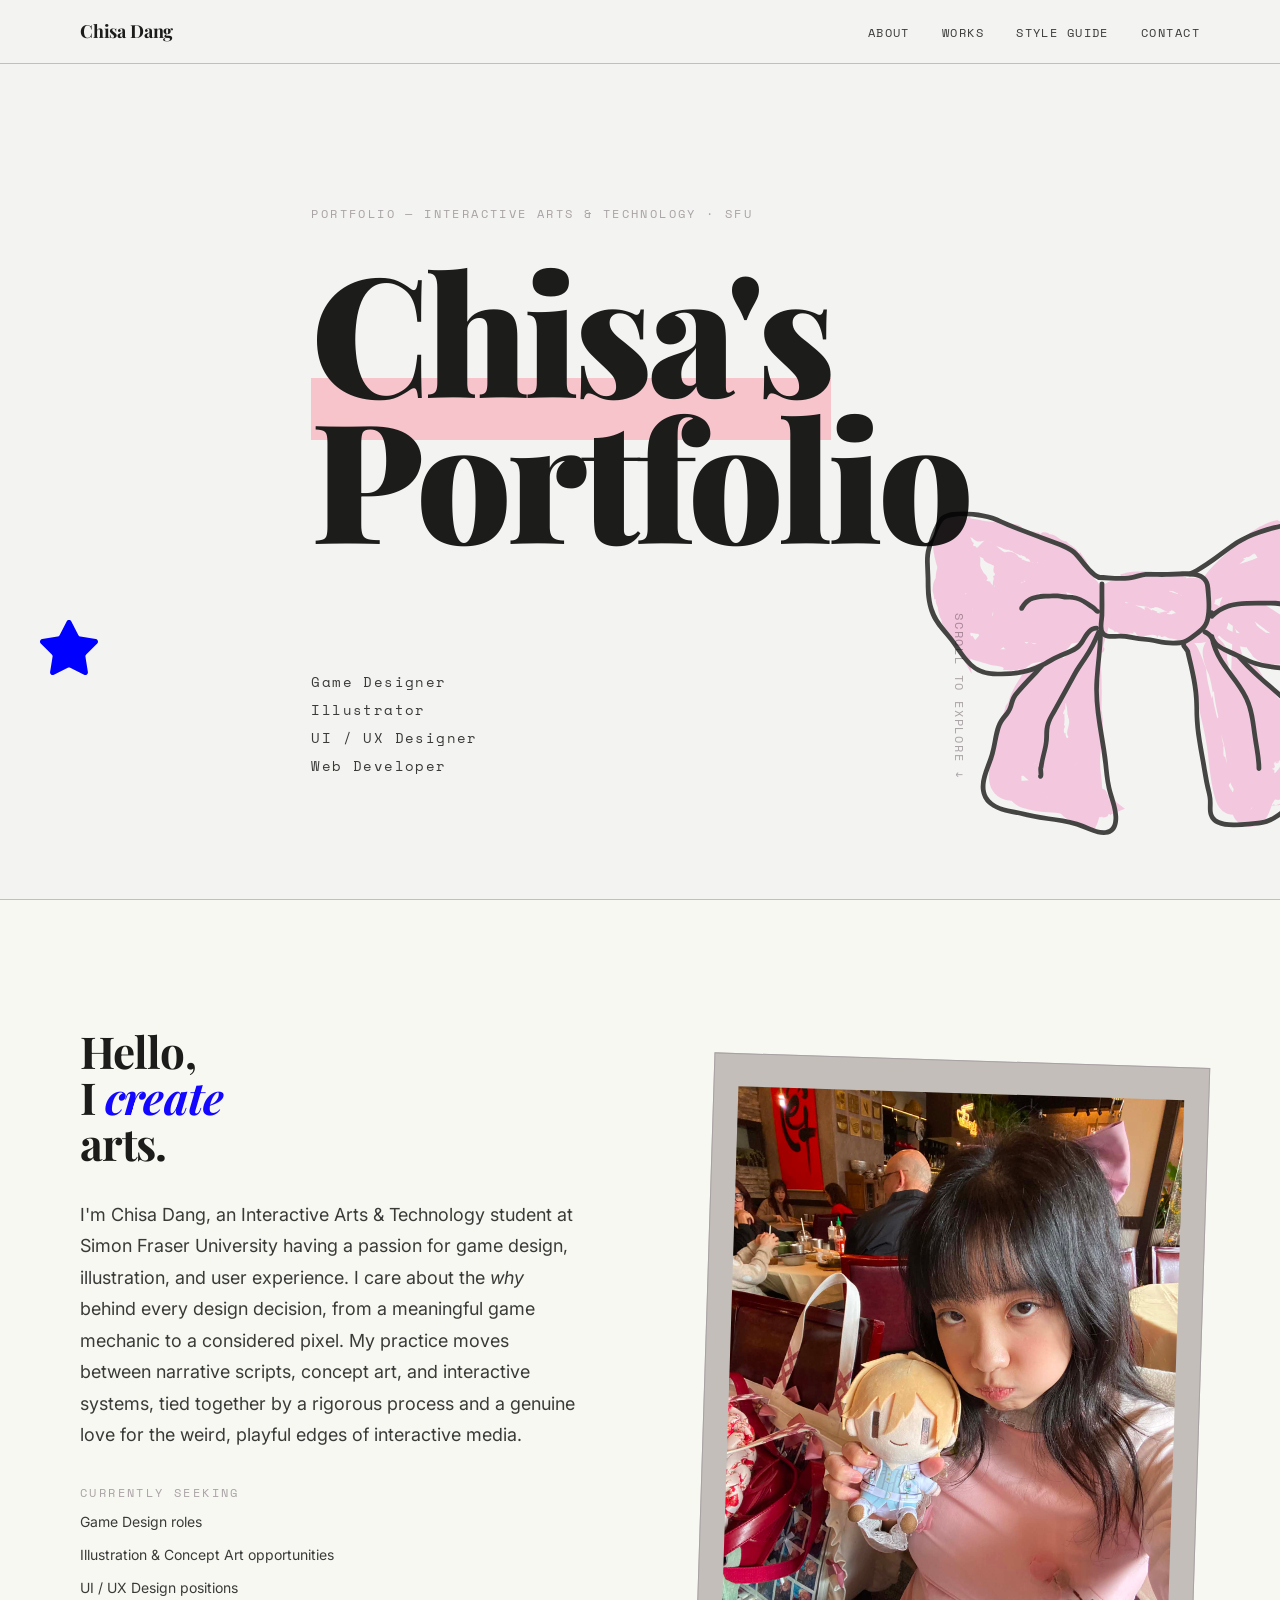
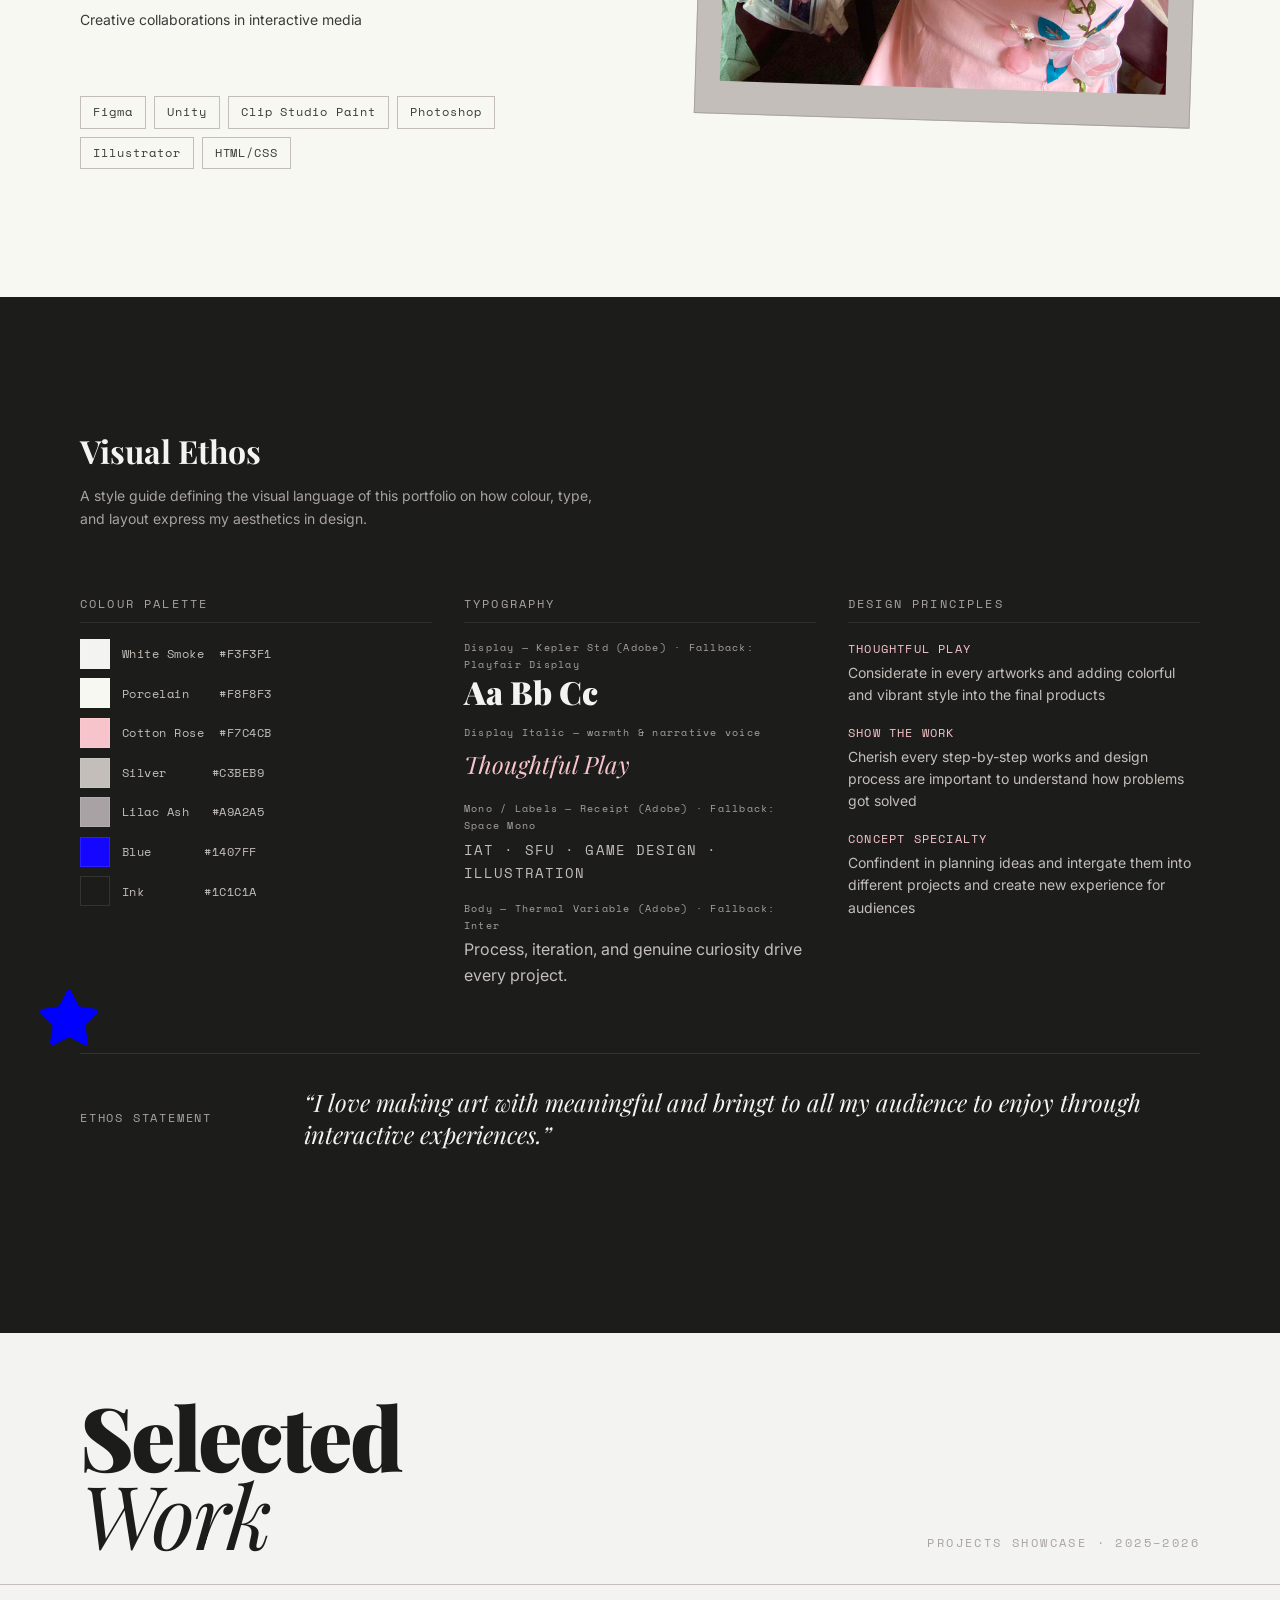
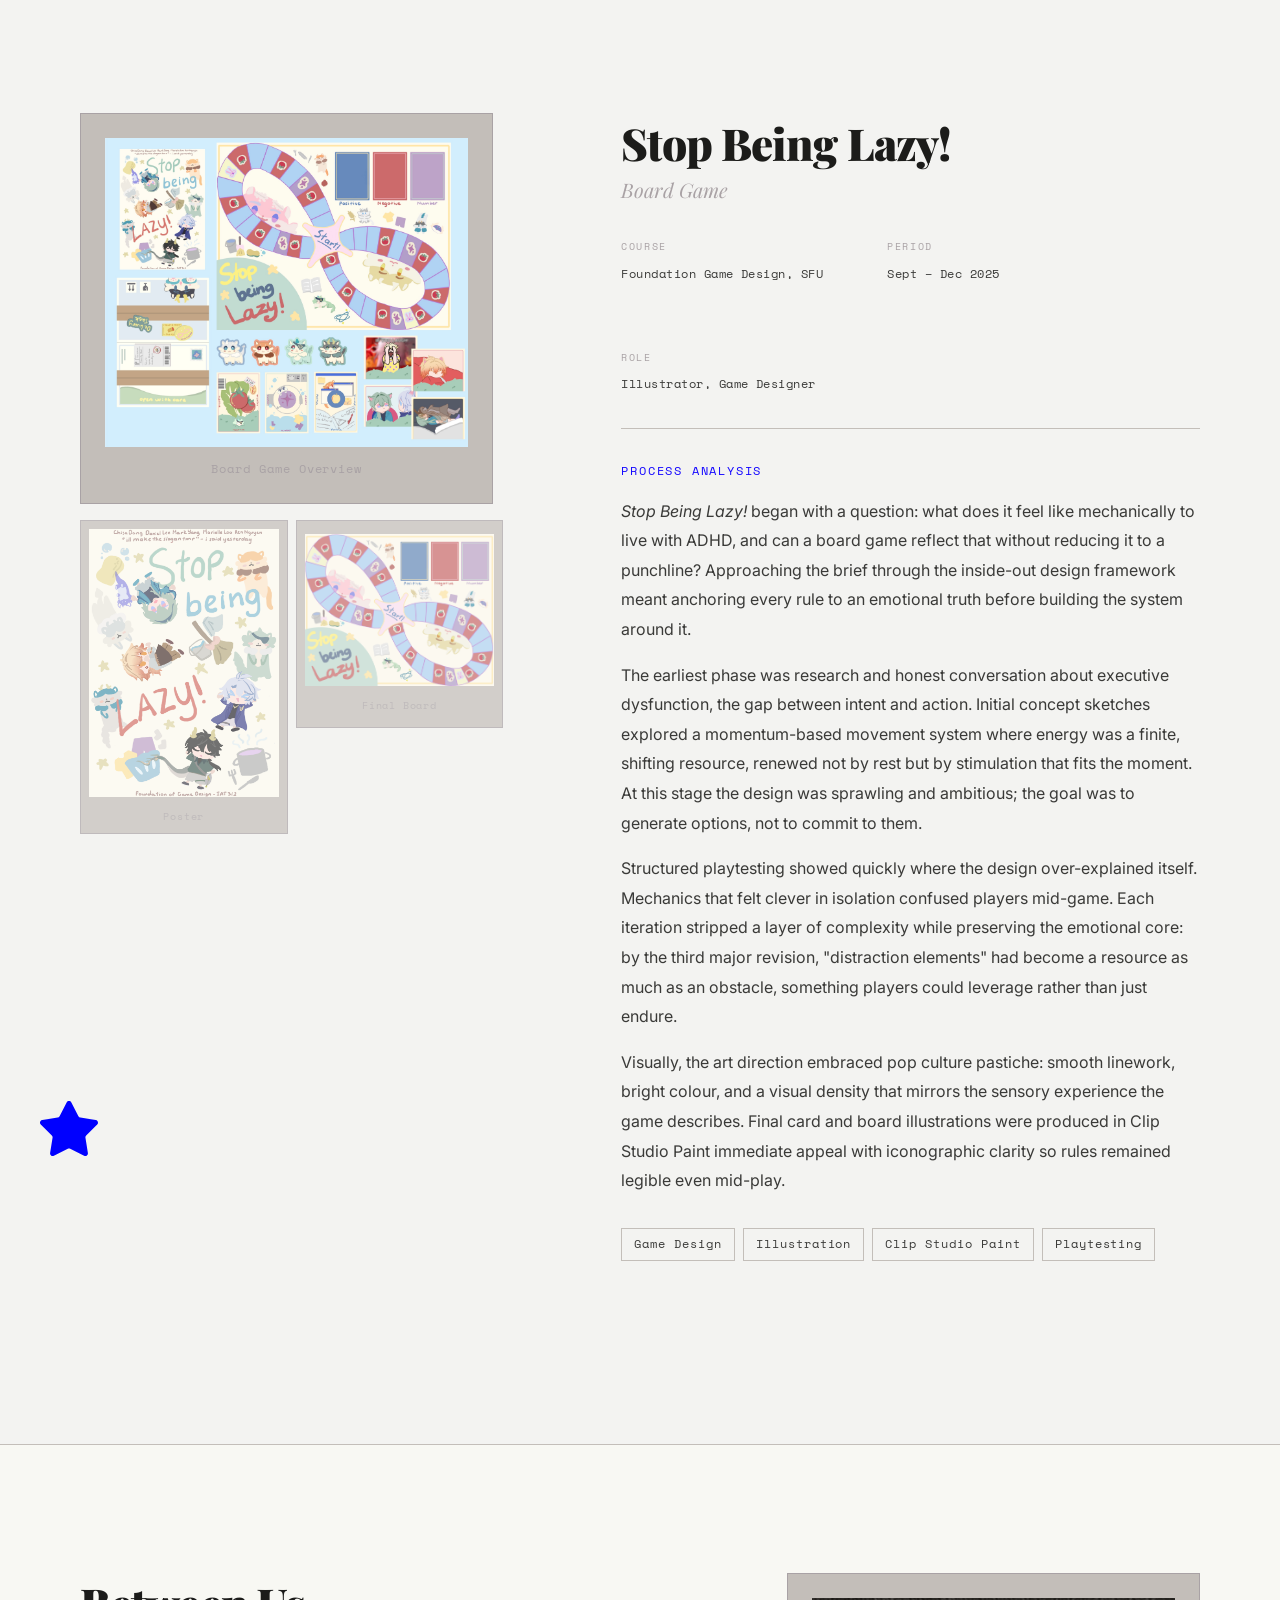
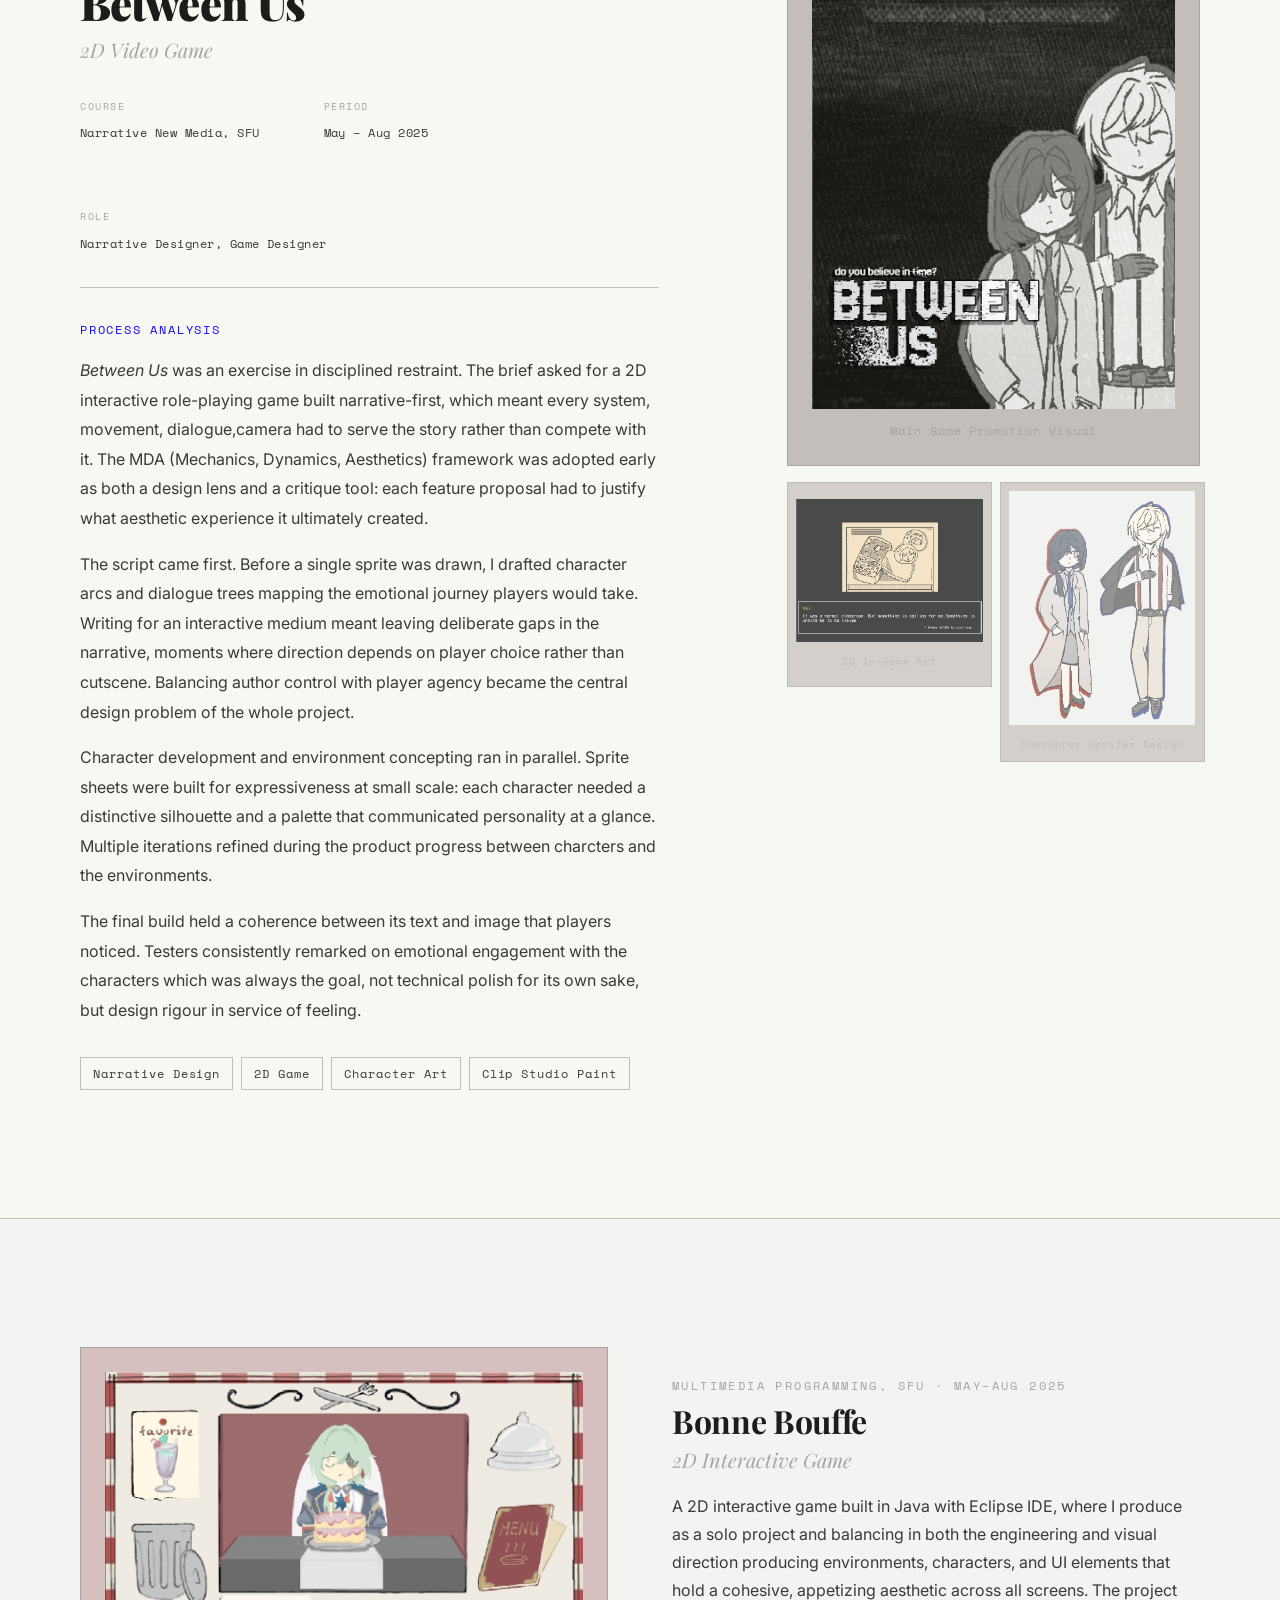
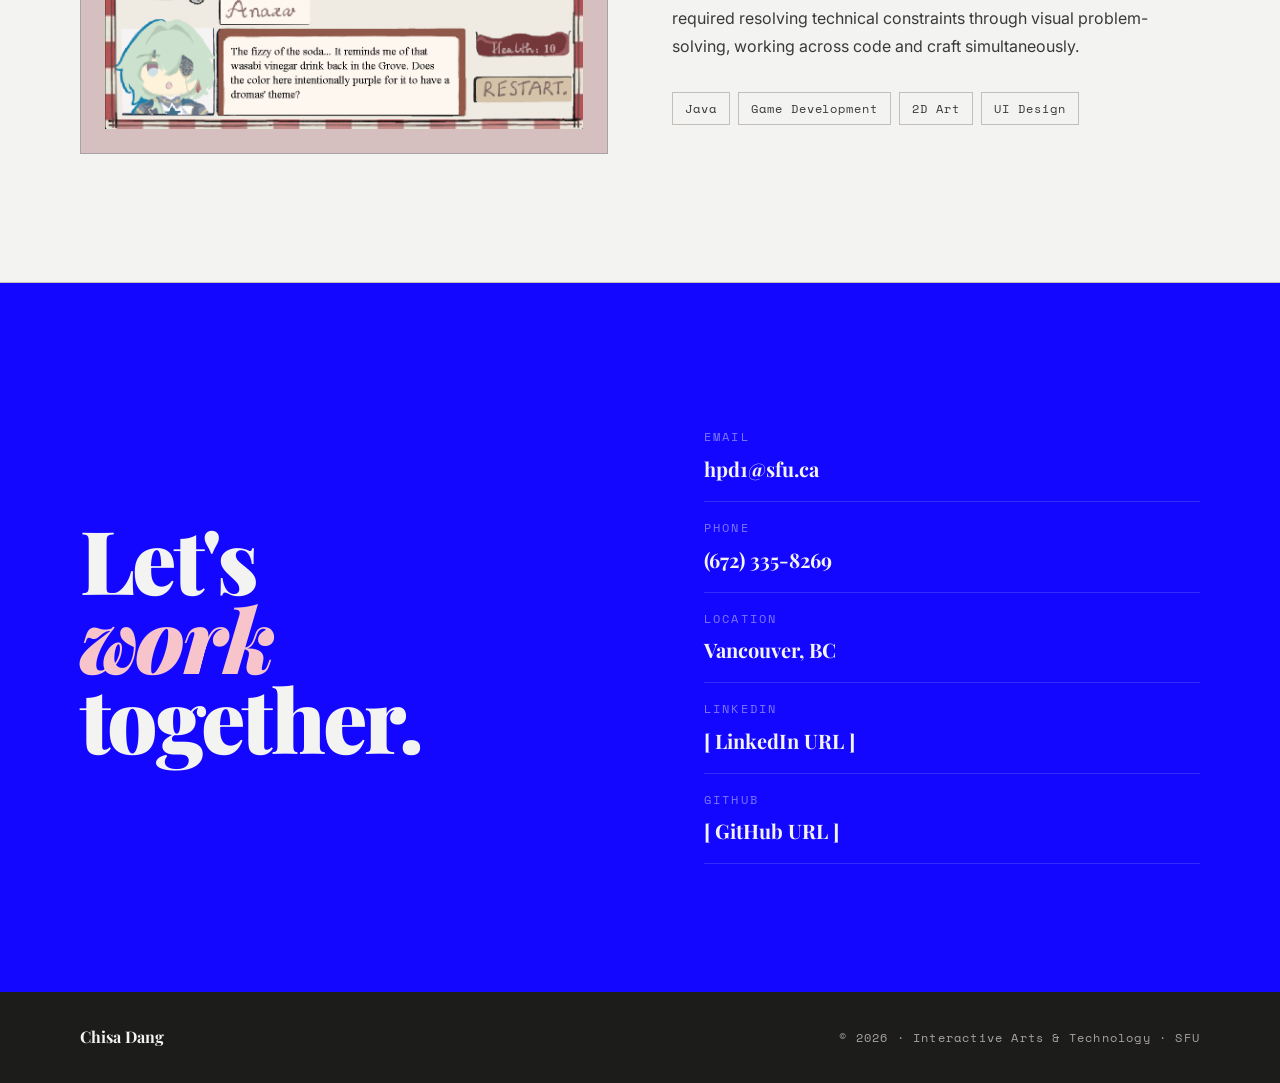
<file: index.html>
<!DOCTYPE html>
<html lang="en">
<head>
    <meta charset="UTF-8">
    <meta name="viewport" content="width=device-width, initial-scale=1.0">
    <title>Chisa Dang's Portfolio</title>
    <link rel="preconnect" href="https://fonts.googleapis.com">
    <link rel="preconnect" href="https://fonts.gstatic.com" crossorigin>
    <link href="https://fonts.googleapis.com/css2?family=Playfair+Display:ital,wght@0,400;0,700;0,900;1,400;1,700&family=Space+Mono:ital,wght@0,400;0,700;1,400&family=Inter:wght@300;400;500;600&display=swap" rel="stylesheet">

    <link rel="stylesheet" href="portfolio.css">
</head>
<body>

<!--NAV -->
<header class="nav">
    <div class="container nav__inner">
        <a href="#hero" class="nav__logo">Chisa Dang</a>
        <nav aria-label="Primary">
            <ul class="nav__links">
                <li><a href="#about">About</a></li>
                <li><a href="#work">Works</a></li>
                <li><a href="#styleguide">Style Guide</a></li>
                <li><a href="#contact">Contact</a></li>
            </ul>
        </nav>
    </div>
</header>

<!--HERO-->
<section class="hero" id="hero">
    <div class="container">

        <p class="eyebrow hero__eyebrow">
            Portfolio &mdash; Interactive Arts &amp; Technology &middot; SFU
        </p>

        <h1 class="hero__name">
            <span class="hero__name-marked">Chisa's</span><br>
            Portfolio
        </h1>

        <div class="hero__bottom">
            <p class="hero__roles">
                Game Designer<br>
                Illustrator<br>
                UI / UX Designer<br>
                Web Developer
            </p>
            <span class="hero__scroll" aria-hidden="true">Scroll to explore ↓</span>
        </div>
    </div>

    <img src="assets/Asset 1.svg" alt="" aria-hidden="true" class="hero__deco-floral">
    <img src="assets/Asset 2.svg" alt="" aria-hidden="true" class="hero__deco-star">
</section>


<!--ABOUT / BIO -->
<section class="section about" id="about">
    <div class="container">
        <div class="about__grid">

            <div>
                <h2 class="about__heading">
                    Hello,<br>
                    I <em>create</em><br>
                    arts.
                </h2>

                <p class="about__bio">
                    I'm Chisa Dang, an Interactive Arts &amp; Technology student
                    at Simon Fraser University having a passion for game design, illustration, and user experience. I care about the <em>why</em> behind every design decision, from a meaningful game mechanic to a considered pixel. My practice moves between narrative scripts, concept art, and interactive systems, tied together by a rigorous process and a genuine love for the weird, playful edges of interactive media.
                </p>

                <span class="eyebrow about__seeking-label">Currently Seeking</span>
                <ul class="about__seeking">
                    <li>Game Design roles</li>
                    <li>Illustration &amp; Concept Art opportunities</li>
                    <li>UI / UX Design positions</li>
                    <li>Creative collaborations in interactive media</li>
                </ul>

                <div class="about__skills">
                    <span class="tag">Figma</span>
                    <span class="tag">Unity</span>
                    <span class="tag">Clip Studio Paint</span>
                    <span class="tag">Photoshop</span>
                    <span class="tag">Illustrator</span>
                    <span class="tag">HTML/CSS</span>
                </div>
            </div>

            <div>
                <div class="about__photo-wrap">
                    <div class="about__photo-frame ph">
                        <img src="assets/photo.jpg" alt="My photo portrait">
                    </div>
                </div>
            </div>
        </div>
    </div>
</section>


<!--STYLE GUIDE — VISUAL ETHOS -->
<section class="section sg" id="styleguide">
    <div class="container">

        <h2 class="sg__heading">Visual Ethos</h2>
        <p class="sg__sub">
            A style guide defining the visual language of this portfolio on how colour, type, and layout express my aesthetics in design.
        </p>

        <div class="sg__grid">

            <!-- Colour palette -->
            <div>
                <span class="sg__block-label">Colour Palette</span>
                <div class="sg__swatches">
                    <div class="sg__swatch">
                        <div class="sg__swatch-dot" style="background:#F3F3F1;"></div>
                        <span class="sg__swatch-name">White Smoke &nbsp;#F3F3F1</span>
                    </div>
                    <div class="sg__swatch">
                        <div class="sg__swatch-dot" style="background:#F8F8F3;"></div>
                        <span class="sg__swatch-name">Porcelain &nbsp;&nbsp;&nbsp;#F8F8F3</span>
                    </div>
                    <div class="sg__swatch">
                        <div class="sg__swatch-dot" style="background:#F7C4CB;"></div>
                        <span class="sg__swatch-name">Cotton Rose &nbsp;#F7C4CB</span>
                    </div>
                    <div class="sg__swatch">
                        <div class="sg__swatch-dot" style="background:#C3BEB9;"></div>
                        <span class="sg__swatch-name">Silver &nbsp;&nbsp;&nbsp;&nbsp;&nbsp;#C3BEB9</span>
                    </div>
                    <div class="sg__swatch">
                        <div class="sg__swatch-dot" style="background:#A9A2A5;"></div>
                        <span class="sg__swatch-name">Lilac Ash &nbsp;&nbsp;#A9A2A5</span>
                    </div>
                    <div class="sg__swatch">
                        <div class="sg__swatch-dot" style="background:#1407FF;"></div>
                        <span class="sg__swatch-name">Blue &nbsp;&nbsp;&nbsp;&nbsp;&nbsp;&nbsp;#1407FF</span>
                    </div>
                    <div class="sg__swatch">
                        <div class="sg__swatch-dot" style="background:#1C1C1A;"></div>
                        <span class="sg__swatch-name">Ink &nbsp;&nbsp;&nbsp;&nbsp;&nbsp;&nbsp;&nbsp;#1C1C1A</span>
                    </div>
                </div>
            </div>

            <!-- Typography -->
            <div>
                <span class="sg__block-label">Typography</span>
                <div class="sg__type-group">
                    <div class="sg__type-sample">
                        <p class="sg__type-label">Display — Kepler Std (Adobe) · Fallback: Playfair Display</p>
                        <p class="sg__type-display">Aa Bb Cc</p>
                    </div>
                    <div class="sg__type-sample">
                        <p class="sg__type-label">Display Italic — warmth &amp; narrative voice</p>
                        <p class="sg__type-italic">Thoughtful Play</p>
                    </div>
                    <div class="sg__type-sample">
                        <p class="sg__type-label">Mono / Labels — Receipt (Adobe) · Fallback: Space Mono</p>
                        <p class="sg__type-mono">IAT &middot; SFU &middot; GAME DESIGN &middot; ILLUSTRATION</p>
                    </div>
                    <div class="sg__type-sample">
                        <p class="sg__type-label">Body — Thermal Variable (Adobe) · Fallback: Inter</p>
                        <p class="sg__type-body">Process, iteration, and genuine curiosity drive every project.</p>
                    </div>
                </div>
            </div>

            <!-- Design Principles -->
            <div>
                <span class="sg__block-label">Design Principles</span>
                <div class="sg__principles">
                    <div class="sg__principle">
                        <p class="sg__principle-number">THOUGHTFUL PLAY</p>
                        <p class="sg__principle-body">Considerate in every artworks and adding colorful and vibrant style into the final products</p>
                    </div>
                    <div class="sg__principle">
                        <p class="sg__principle-number">SHOW THE WORK</p>
                        <p class="sg__principle-body">Cherish every step-by-step works and design process are important to understand how problems got solved</p>
                    </div>
                    <div class="sg__principle">
                        <p class="sg__principle-number">CONCEPT SPECIALTY</p>
                        <p class="sg__principle-body">Confindent in planning ideas and intergate them into different projects and create new experience for audiences</p>
                    </div>
                </div>
            </div>
        </div>
        <div class="sg__ethos">
            <span class="sg__ethos-label">Ethos Statement</span>
            <p class="sg__ethos-statement">
                &ldquo;I love making art with meaningful and bringt to all my audience to enjoy through interactive experiences.&rdquo;
            </p>
        </div>
    </div>
    <img src="assets/Asset 2.svg" alt="" aria-hidden="true" class="hero__deco-star">
</section>


<!--WORK — SECTION HEADER-->
<div class="work-banner" id="work">
    <div class="container work-banner__inner">
        <h2 class="work-banner__title">
            Selected<br>
            <em>Work</em>
        </h2>
        <div class="work-banner__meta">
            <p class="eyebrow">Projects Showcase &middot; 2025&ndash;2026</p>
        </div>
    </div>
</div>


<!--PROJECT 01-->
<section class="project" id="project-stop-being-lazy">
    <div class="container">
        <div class="project__grid">

            <!-- Visuals -->
            <div class="project__visuals">
                <div class="project__main-ph ph">
                    <img src="assets/final.jpeg" alt="Final Products">
                    Board Game Overview
                </div>
                <div class="project__thumbs">
                    <div class="project__thumb-ph ph" style="font-size:0.6rem; padding:0.5rem;">
                        <img src="assets/poster.png" alt="Poster">
                        Poster
                    </div>
                    <div class="project__thumb-ph ph" style="font-size:0.6rem; padding:0.5rem;">
                        <img src="assets/actual board.png" alt="My photo portrait">
                        Final Board
                    </div>
                </div>

            </div>

            <!-- Content -->
            <div class="project__content">

                <h3 class="project__title">Stop Being Lazy!</h3>
                <p class="project__subtitle">Board Game</p>

                <div class="project__meta-row">
                    <div class="project__meta-cell">
                        <span class="project__meta-key">Course</span>
                        <span class="project__meta-val">Foundation Game Design, SFU</span>
                    </div>
                    <div class="project__meta-cell">
                        <span class="project__meta-key">Period</span>
                        <span class="project__meta-val">Sept &ndash; Dec 2025</span>
                    </div>
                    <div class="project__meta-cell">
                        <span class="project__meta-key">Role</span>
                        <span class="project__meta-val">Illustrator, Game Designer</span>
                    </div>
                </div>

                <span class="project__analysis-eyebrow">Process Analysis</span>

                <div class="project__analysis">
                    <p>
                        <em>Stop Being Lazy!</em> began with a question: what does it feel like mechanically to live with ADHD, and can a board game reflect that without reducing it to a punchline? Approaching the brief through the inside-out design framework meant anchoring every rule to an emotional truth before building the system around it.
                    </p>
                    <p>
                        The earliest phase was research and honest conversation about executive dysfunction, the gap between intent and action. Initial concept sketches explored a momentum-based movement system where energy was a finite, shifting resource, renewed not by rest but by stimulation that fits the moment. At this stage the design was sprawling and ambitious; the goal was to generate options, not to commit to them.
                    </p>
                    <p>
                        Structured playtesting showed quickly where the design over-explained itself. Mechanics that felt clever in isolation confused players mid-game. Each iteration stripped a layer of complexity while preserving the emotional core: by the third major revision, "distraction elements" had become a resource as much as an obstacle, something players could leverage rather than just endure.
                    </p>
                    <p>
                        Visually, the art direction embraced pop culture pastiche: smooth linework, bright colour, and a visual density that mirrors the sensory experience the game describes. Final card and board illustrations were produced in Clip Studio Paint immediate appeal with iconographic clarity so rules remained legible even mid-play.
                    </p>
                </div>

                <div class="project__tags">
                    <span class="tag">Game Design</span>
                    <span class="tag">Illustration</span>
                    <span class="tag">Clip Studio Paint</span>
                    <span class="tag">Playtesting</span>
                </div>
            </div>
        </div>
    </div>
    <img src="assets/Asset 2.svg" alt="" aria-hidden="true" class="hero__deco-star">
</section>


<!--PROJECT 02-->
<section class="project project--alt project--flip" id="project-between-us">
    <div class="container">
        <div class="project__grid">
            <div class="project__content">

                <h3 class="project__title">Between Us</h3>
                <p class="project__subtitle">2D Video Game</p>

                <div class="project__meta-row">
                    <div class="project__meta-cell">
                        <span class="project__meta-key">Course</span>
                        <span class="project__meta-val">Narrative New Media, SFU</span>
                    </div>
                    <div class="project__meta-cell">
                        <span class="project__meta-key">Period</span>
                        <span class="project__meta-val">May &ndash; Aug 2025</span>
                    </div>
                    <div class="project__meta-cell">
                        <span class="project__meta-key">Role</span>
                        <span class="project__meta-val">Narrative Designer, Game Designer</span>
                    </div>
                </div>

                <span class="project__analysis-eyebrow">Process Analysis</span>

                <div class="project__analysis">
                    <p>
                        <em>Between Us</em> was an exercise in disciplined restraint.
                        The brief asked for a 2D interactive role-playing game built narrative-first, which meant every system, movement, dialogue,camera had to serve the story rather than compete with it. The MDA (Mechanics, Dynamics, Aesthetics) framework was adopted early as both a design lens and a critique tool: each feature proposal had to justify what aesthetic experience it ultimately created.
                    </p>
                    <p>
                        The script came first. Before a single sprite was drawn, I drafted character arcs and dialogue trees mapping the emotional journey players would take. Writing for an interactive medium meant leaving  deliberate gaps in the narrative, moments where direction depends on player choice rather than cutscene. Balancing author control with player agency became the central design problem of the whole project.
                    </p>
                    <p>
                        Character development and environment concepting ran in parallel. Sprite sheets were built for expressiveness at small scale: each character needed a distinctive silhouette and a palette that
                        communicated personality at a glance. Multiple iterations refined during the product progress between charcters and the environments.
                    </p>
                    <p>
                        The final build held a coherence between its text and image that players noticed. Testers consistently remarked on emotional engagement with the characters which was always the goal, not
                        technical polish for its own sake, but design rigour in service of feeling.
                    </p>
                </div>

                <div class="project__tags">
                    <span class="tag">Narrative Design</span>
                    <span class="tag">2D Game</span>
                    <span class="tag">Character Art</span>
                    <span class="tag">Clip Studio Paint</span>
                </div>
            </div>
            <div class="project__visuals">
                <div class="project__main-ph ph">
                    <img src="assets/image.png" alt="Main Visual">
                    Main Game Promotion Visual
                </div>
                <div class="project__thumbs">
                    <div class="project__thumb-ph ph" style="font-size:0.6rem; padding:0.5rem;">
                        <img src="assets/cg.png" alt="CG Art">
                        CG In-Game Art
                    </div>
                    <div class="project__thumb-ph ph" style="font-size:0.6rem; padding:0.5rem;">
                        <img src="assets/char des.png" alt="Charcters Design">
                        Character Sprites Design
                    </div>
                </div>
            </div>
        </div>
    </div>
</section>


<!--PROJECT 03-->
<section class="project-card-wrap" id="project-bonne-bouffe">
    <div class="container">
        <div class="project-card">
            <div class="project-card__ph ph">
                <img src="assets/265 gamescreen.png" alt="In-Game Visual">
            </div>

            <div>
                <p class="eyebrow" style="margin-bottom:0.5rem;">
                    Multimedia Programming, SFU &middot; May–Aug 2025
                </p>
                <h3 class="project-card__heading">Bonne Bouffe</h3>
                <p class="project-card__role">2D Interactive Game</p>

                <p class="project-card__desc">
                    A 2D interactive game built in Java with Eclipse IDE, where I produce as a solo project and balancing in both the engineering and visual direction producing environments, characters, and UI elements that hold a cohesive, appetizing aesthetic across all screens. The project required resolving technical constraints through visual problem-solving, working across code and craft simultaneously.
                </p>

                <div class="project__tags">
                    <span class="tag">Java</span>
                    <span class="tag">Game Development</span>
                    <span class="tag">2D Art</span>
                    <span class="tag">UI Design</span>
                </div>
            </div>

        </div>
    </div>
</section>


<!--CONTACT-->
<section class="section contact" id="contact">
    <div class="container contact__inner">

        <h2 class="contact__heading">
            Let's<br>
            <em>work</em><br>
            together.
        </h2>

        <div class="contact__methods">
            <div class="contact__method">
                <span class="contact__method-key">Email</span>
                <a class="contact__method-val" href="mailto:hpd1@sfu.ca">hpd1@sfu.ca</a>
            </div>
            <div class="contact__method">
                <span class="contact__method-key">Phone</span>
                <a class="contact__method-val" href="tel:+16723358269">(672) 335-8269</a>
            </div>
            <div class="contact__method">
                <span class="contact__method-key">Location</span>
                <span class="contact__method-val" style="cursor:default;">Vancouver, BC</span>
            </div>
            <div class="contact__method">
                <span class="contact__method-key">LinkedIn</span>
                <a class="contact__method-val" href="https://www.linkedin.com/in/phuong-dang-b03218150/">[ LinkedIn URL ]</a>
            </div>
            <div class="contact__method">
                <span class="contact__method-key">GitHub</span>
                <a class="contact__method-val" href="https://github.com/shiruminomii">[ GitHub URL ]</a>
            </div>
        </div>

    </div>
</section>


<!--FOOTER-->
<footer class="footer">
    <div class="container footer__inner">
        <span class="footer__name">Chisa Dang</span>
        <span class="footer__copy">
            &copy; 2026 &middot; Interactive Arts &amp; Technology &middot; SFU
        </span>
    </div>
</footer>

</body>
</html>
</file>
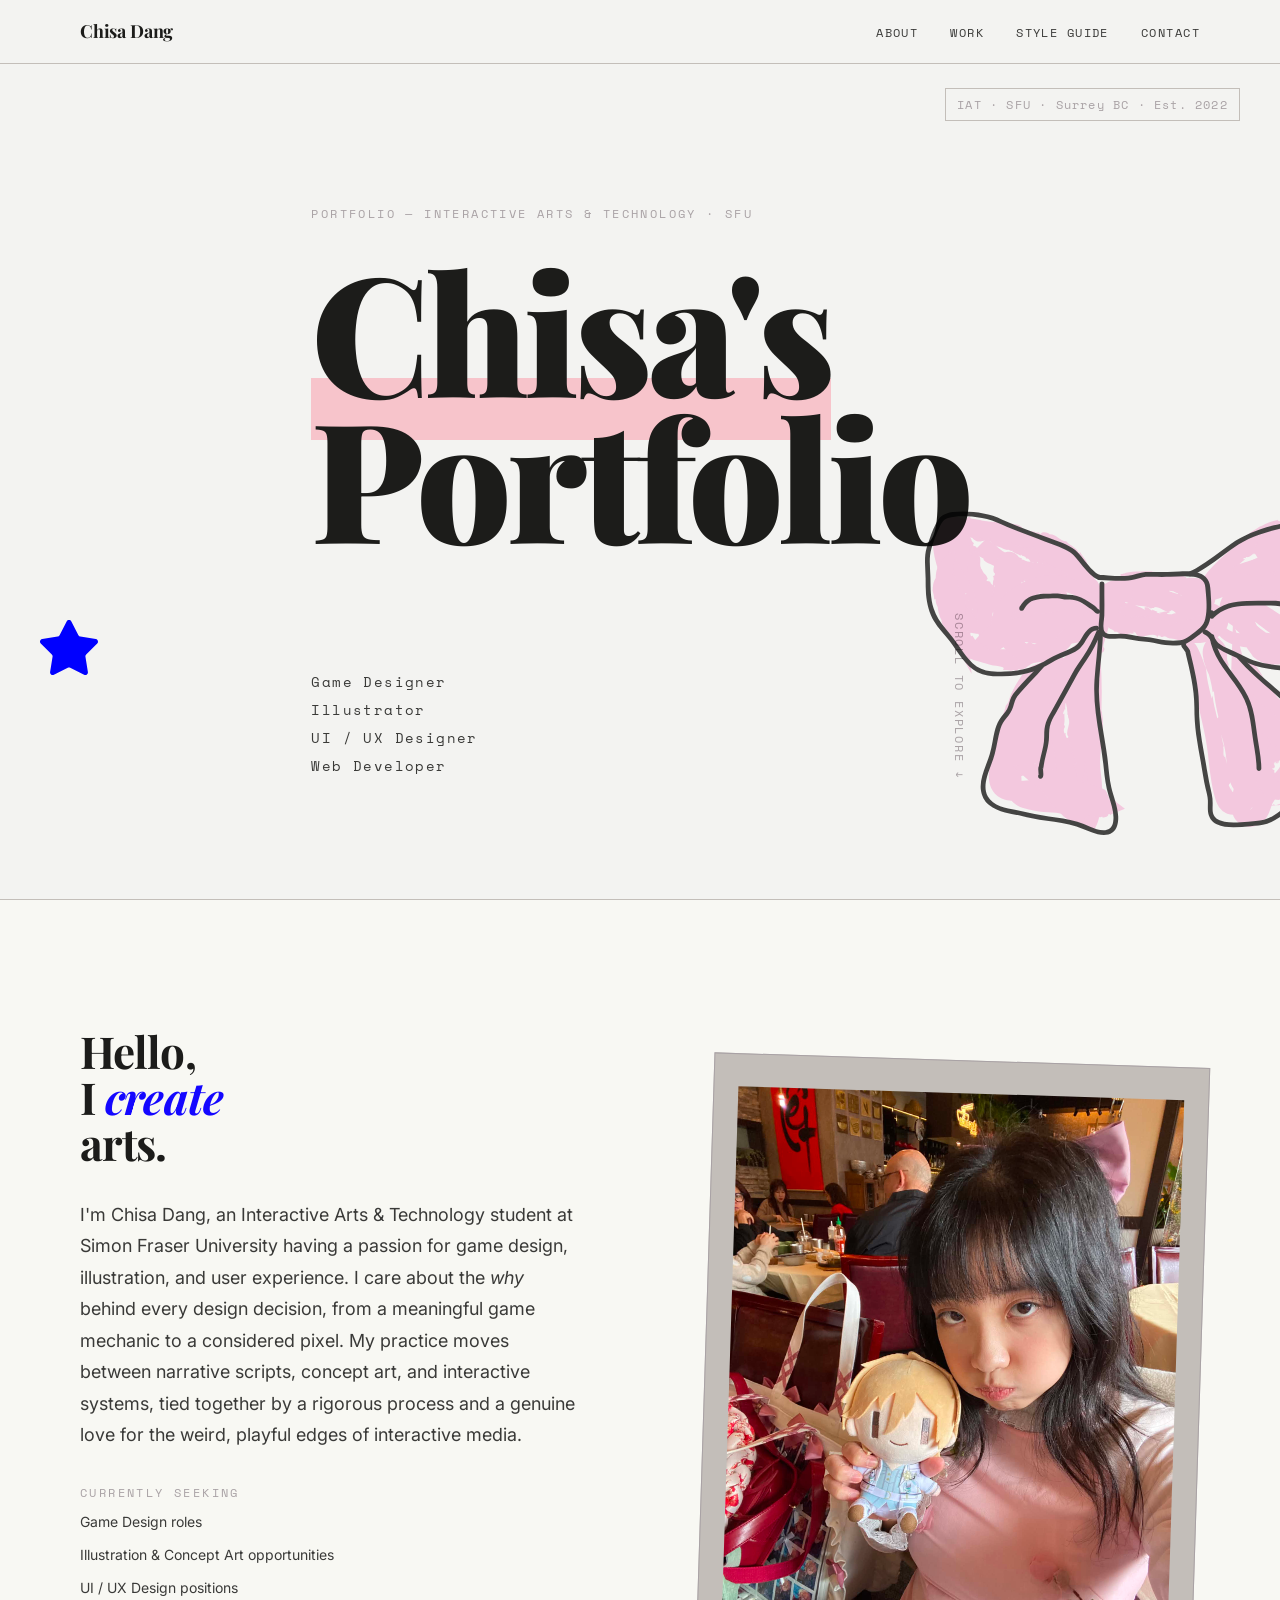
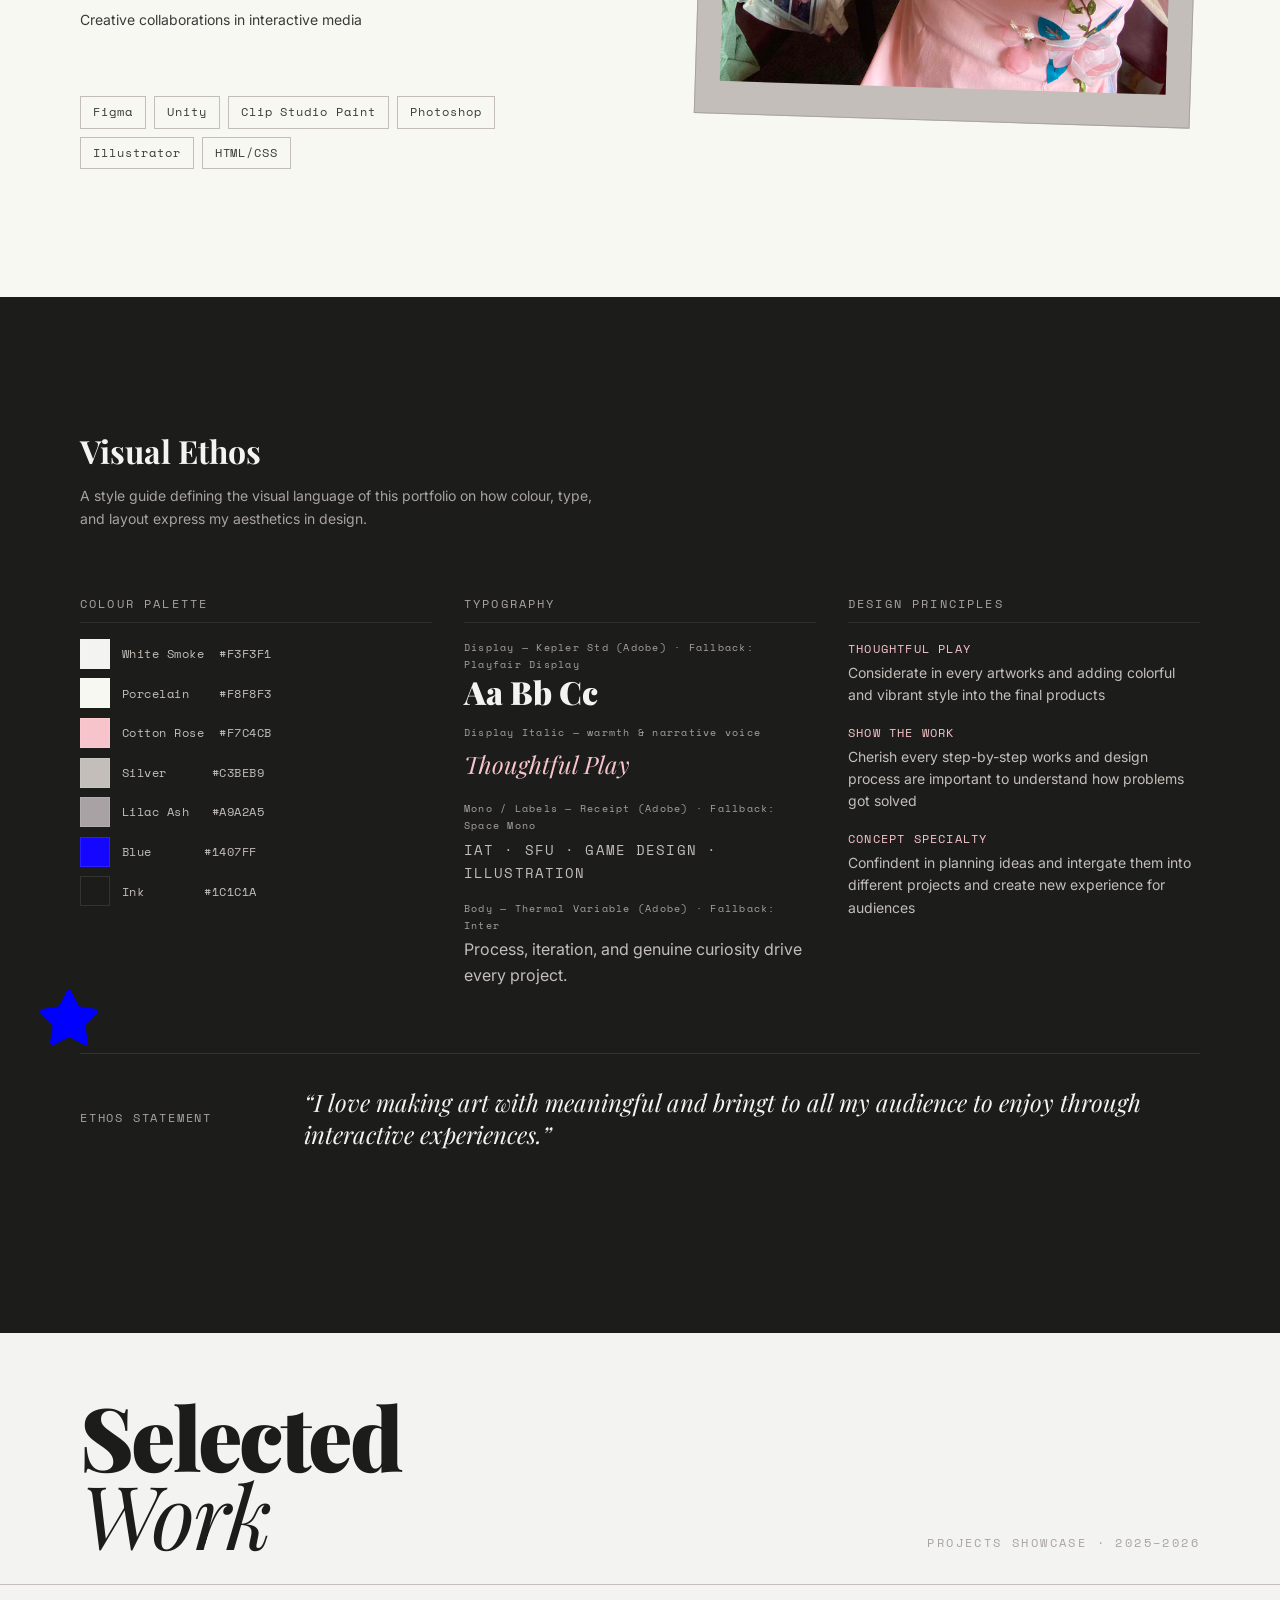
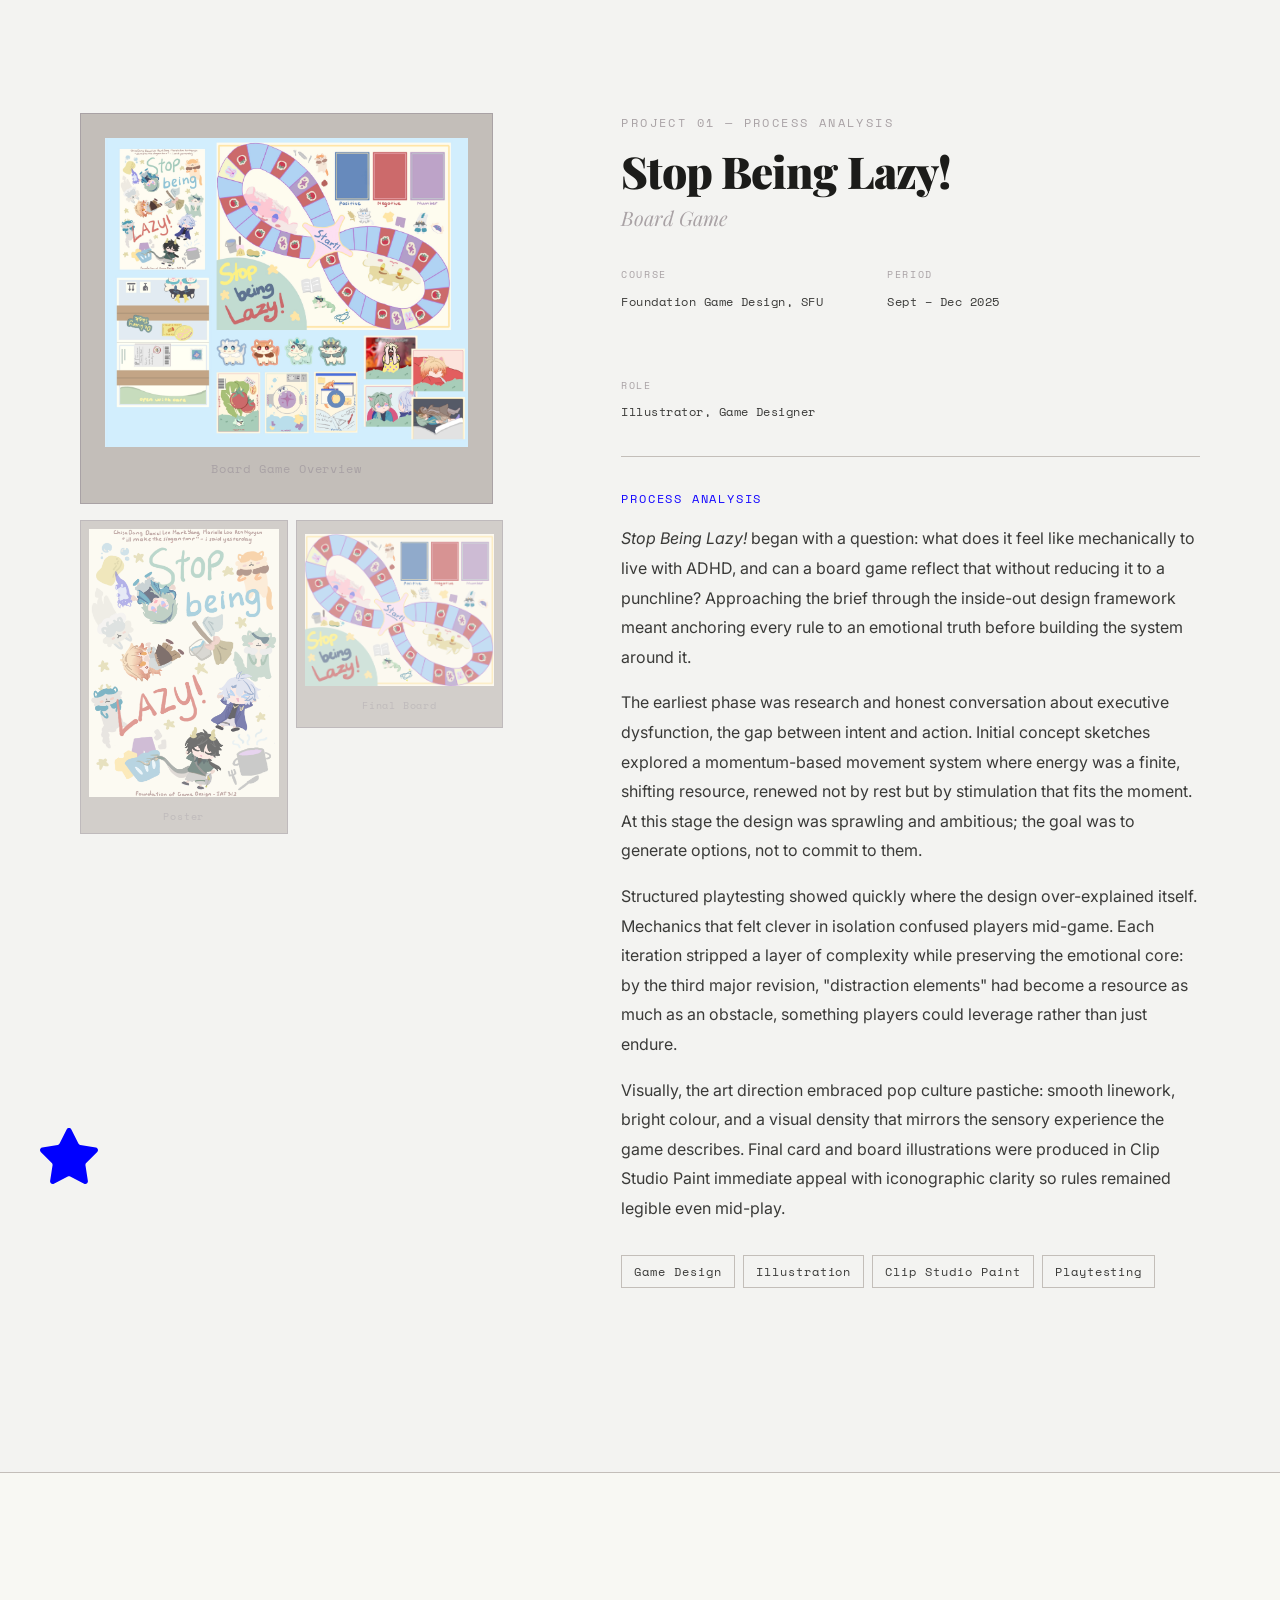
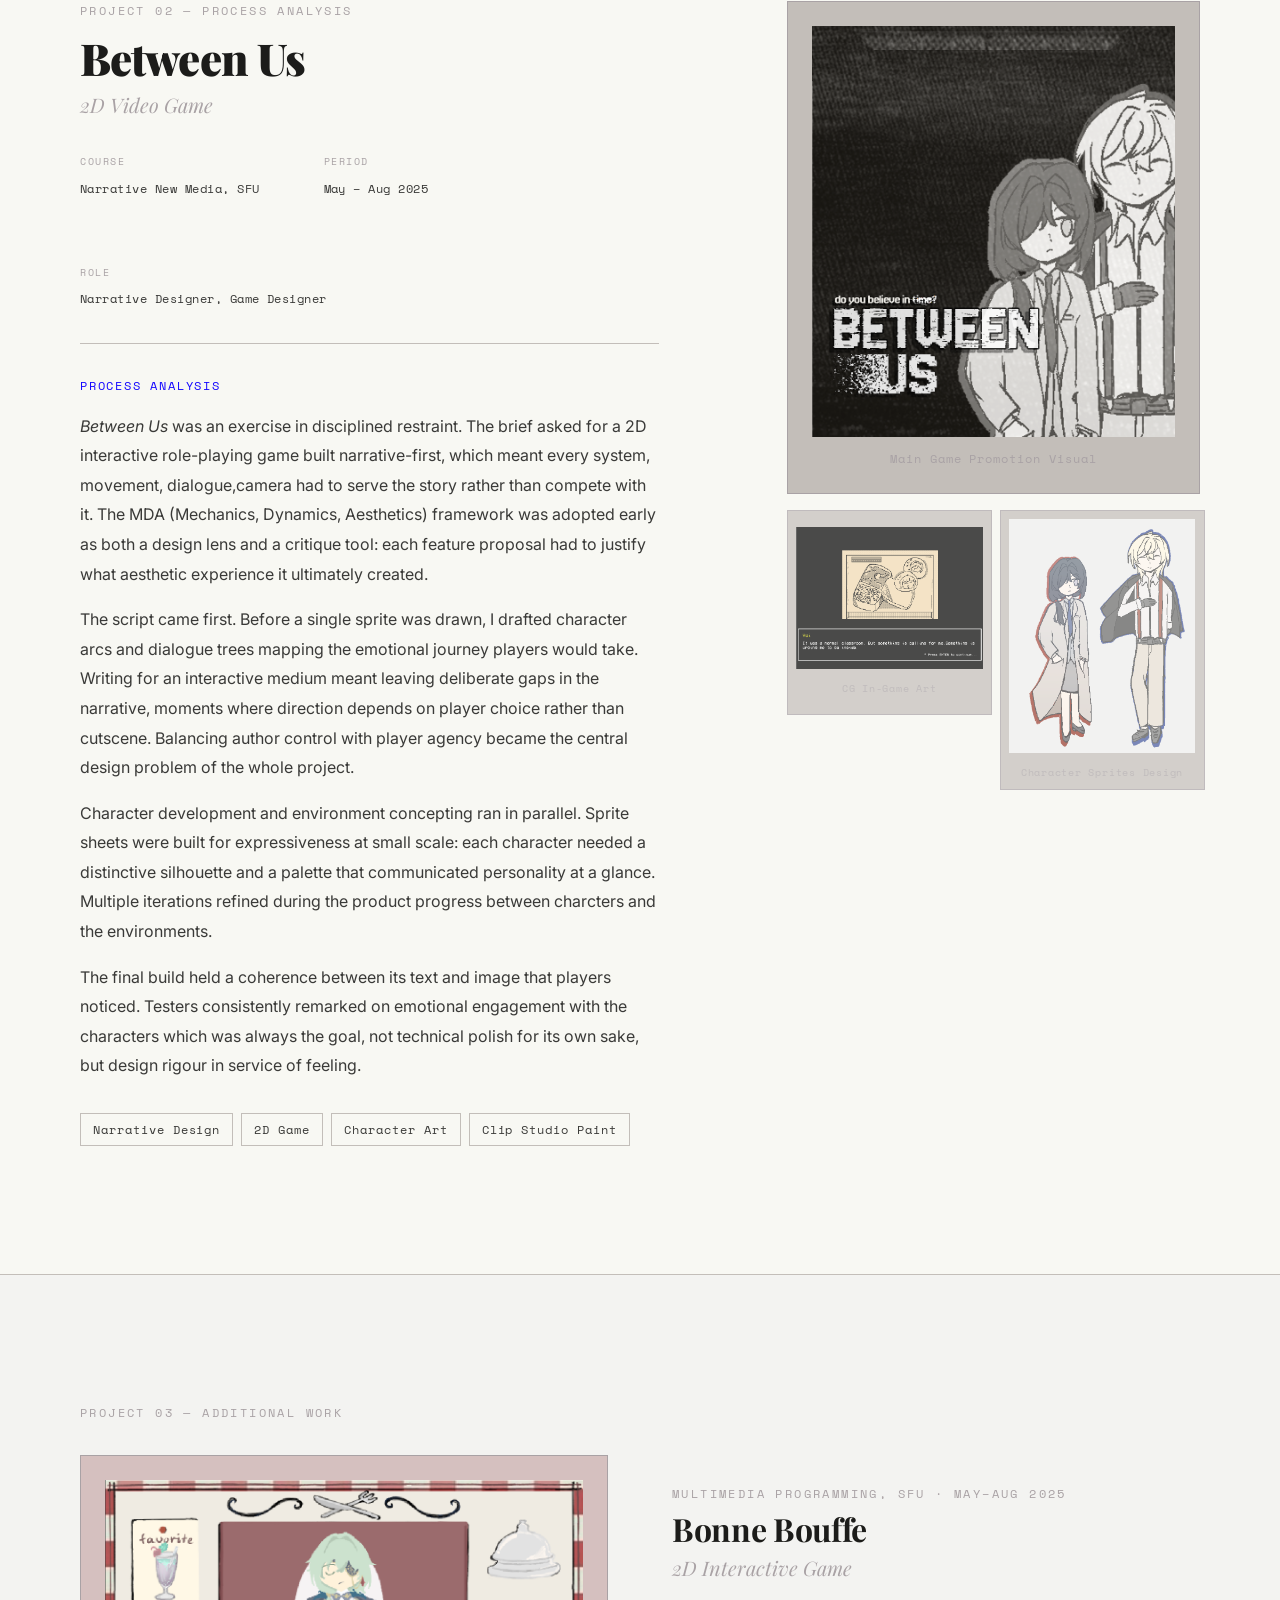
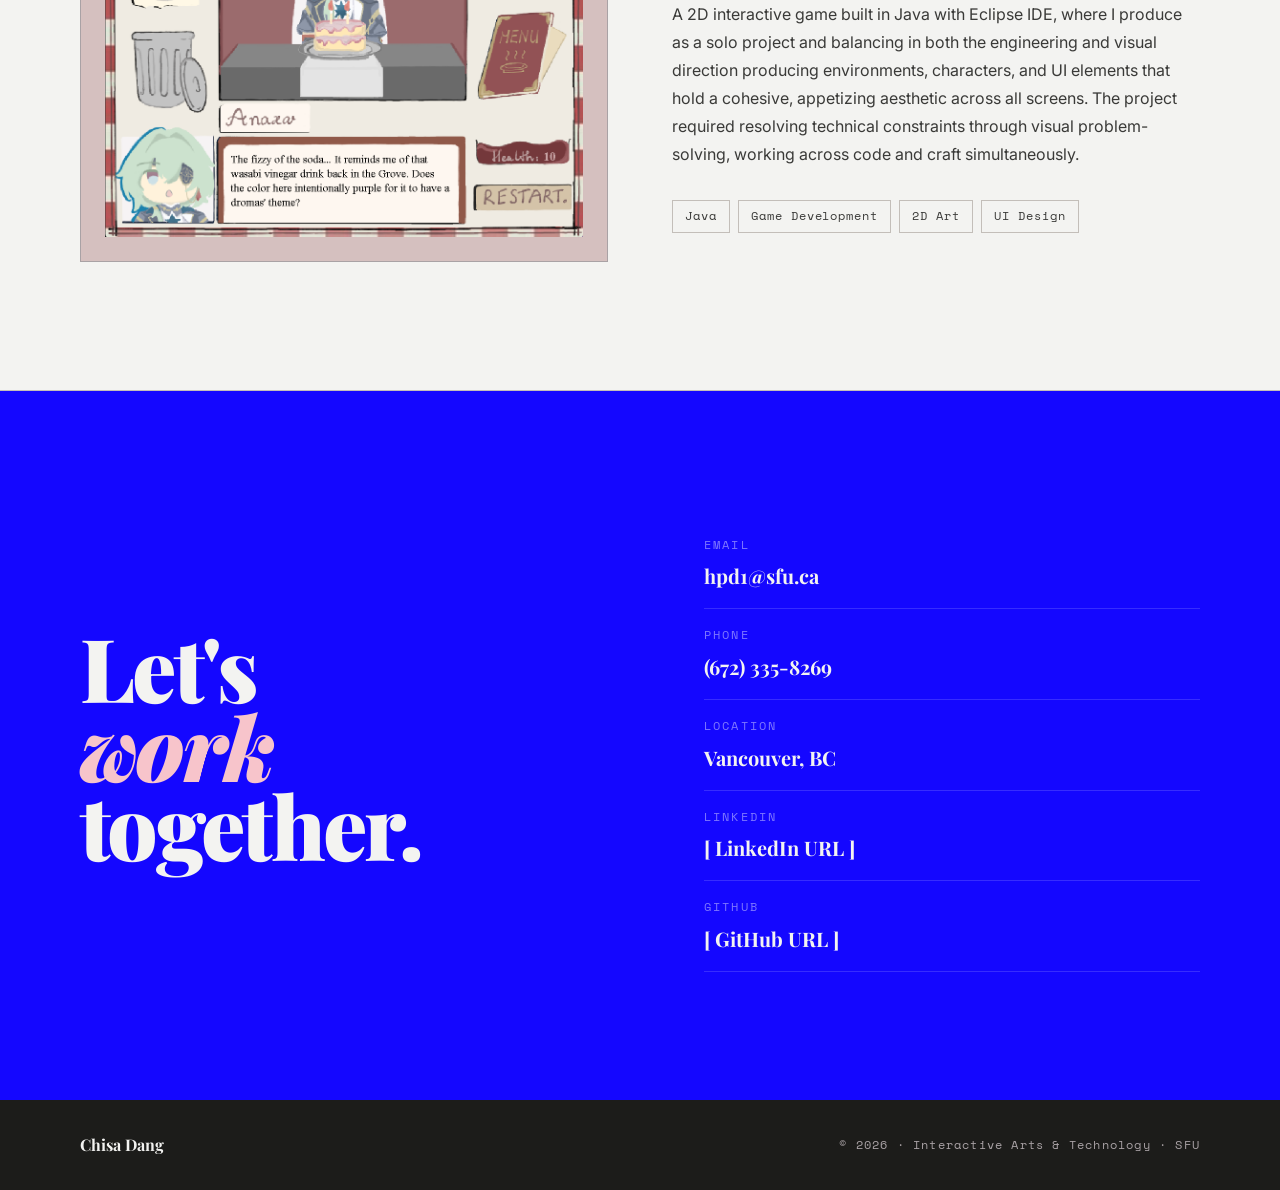
<file: portfolio.html>
<!DOCTYPE html>
<html lang="en">
<head>
    <meta charset="UTF-8">
    <meta name="viewport" content="width=device-width, initial-scale=1.0">
    <title>Chisa Dang's Portfolio</title>
    <link rel="preconnect" href="https://fonts.googleapis.com">
    <link rel="preconnect" href="https://fonts.gstatic.com" crossorigin>
    <link href="https://fonts.googleapis.com/css2?family=Playfair+Display:ital,wght@0,400;0,700;0,900;1,400;1,700&family=Space+Mono:ital,wght@0,400;0,700;1,400&family=Inter:wght@300;400;500;600&display=swap" rel="stylesheet">

    <link rel="stylesheet" href="portfolio.css">
</head>
<body>

<!--NAV -->
<header class="nav">
    <div class="container nav__inner">
        <a href="#hero" class="nav__logo">Chisa Dang</a>
        <nav aria-label="Primary">
            <ul class="nav__links">
                <li><a href="#about">About</a></li>
                <li><a href="#work">Work</a></li>
                <li><a href="#styleguide">Style Guide</a></li>
                <li><a href="#contact">Contact</a></li>
            </ul>
        </nav>
    </div>
</header>

<!--HERO-->
<section class="hero" id="hero">
    <div class="container">

        <p class="eyebrow hero__eyebrow">
            Portfolio &mdash; Interactive Arts &amp; Technology &middot; SFU
        </p>

        <h1 class="hero__name">
            <span class="hero__name-marked">Chisa's</span><br>
            Portfolio
        </h1>

        <div class="hero__bottom">
            <p class="hero__roles">
                Game Designer<br>
                Illustrator<br>
                UI / UX Designer<br>
                Web Developer
            </p>
            <span class="hero__scroll" aria-hidden="true">Scroll to explore ↓</span>
        </div>
    </div>

    <div class="hero__stamp" aria-hidden="true">
        IAT &middot; SFU &middot; Surrey BC &middot; Est. 2022
    </div>

    <img src="assets/Asset 1.svg" alt="" aria-hidden="true" class="hero__deco-floral">
    <img src="assets/Asset 2.svg" alt="" aria-hidden="true" class="hero__deco-star">
</section>


<!--ABOUT / BIO -->
<section class="section about" id="about">
    <div class="container">
        <div class="about__grid">

            <div>
                <h2 class="about__heading">
                    Hello,<br>
                    I <em>create</em><br>
                    arts.
                </h2>

                <p class="about__bio">
                    I'm Chisa Dang, an Interactive Arts &amp; Technology student
                    at Simon Fraser University having a passion for game design, illustration, and user experience. I care about the <em>why</em> behind every design decision, from a meaningful game mechanic to a considered pixel. My practice moves between narrative scripts, concept art, and interactive systems, tied together by a rigorous process and a genuine love for the weird, playful edges of interactive media.
                </p>

                <span class="eyebrow about__seeking-label">Currently Seeking</span>
                <ul class="about__seeking">
                    <li>Game Design roles</li>
                    <li>Illustration &amp; Concept Art opportunities</li>
                    <li>UI / UX Design positions</li>
                    <li>Creative collaborations in interactive media</li>
                </ul>

                <div class="about__skills">
                    <span class="tag">Figma</span>
                    <span class="tag">Unity</span>
                    <span class="tag">Clip Studio Paint</span>
                    <span class="tag">Photoshop</span>
                    <span class="tag">Illustrator</span>
                    <span class="tag">HTML/CSS</span>
                </div>
            </div>

            <div>
                <div class="about__photo-wrap">
                    <div class="about__photo-frame ph">
                        <img src="assets/photo.jpg" alt="My photo portrait">
                    </div>
                </div>
            </div>
        </div>
    </div>
</section>


<!--STYLE GUIDE — VISUAL ETHOS -->
<section class="section sg" id="styleguide">
    <div class="container">

        <h2 class="sg__heading">Visual Ethos</h2>
        <p class="sg__sub">
            A style guide defining the visual language of this portfolio on how colour, type, and layout express my aesthetics in design.
        </p>

        <div class="sg__grid">

            <!-- Colour palette -->
            <div>
                <span class="sg__block-label">Colour Palette</span>
                <div class="sg__swatches">
                    <div class="sg__swatch">
                        <div class="sg__swatch-dot" style="background:#F3F3F1;"></div>
                        <span class="sg__swatch-name">White Smoke &nbsp;#F3F3F1</span>
                    </div>
                    <div class="sg__swatch">
                        <div class="sg__swatch-dot" style="background:#F8F8F3;"></div>
                        <span class="sg__swatch-name">Porcelain &nbsp;&nbsp;&nbsp;#F8F8F3</span>
                    </div>
                    <div class="sg__swatch">
                        <div class="sg__swatch-dot" style="background:#F7C4CB;"></div>
                        <span class="sg__swatch-name">Cotton Rose &nbsp;#F7C4CB</span>
                    </div>
                    <div class="sg__swatch">
                        <div class="sg__swatch-dot" style="background:#C3BEB9;"></div>
                        <span class="sg__swatch-name">Silver &nbsp;&nbsp;&nbsp;&nbsp;&nbsp;#C3BEB9</span>
                    </div>
                    <div class="sg__swatch">
                        <div class="sg__swatch-dot" style="background:#A9A2A5;"></div>
                        <span class="sg__swatch-name">Lilac Ash &nbsp;&nbsp;#A9A2A5</span>
                    </div>
                    <div class="sg__swatch">
                        <div class="sg__swatch-dot" style="background:#1407FF;"></div>
                        <span class="sg__swatch-name">Blue &nbsp;&nbsp;&nbsp;&nbsp;&nbsp;&nbsp;#1407FF</span>
                    </div>
                    <div class="sg__swatch">
                        <div class="sg__swatch-dot" style="background:#1C1C1A;"></div>
                        <span class="sg__swatch-name">Ink &nbsp;&nbsp;&nbsp;&nbsp;&nbsp;&nbsp;&nbsp;#1C1C1A</span>
                    </div>
                </div>
            </div>

            <!-- Typography -->
            <div>
                <span class="sg__block-label">Typography</span>
                <div class="sg__type-group">
                    <div class="sg__type-sample">
                        <p class="sg__type-label">Display — Kepler Std (Adobe) · Fallback: Playfair Display</p>
                        <p class="sg__type-display">Aa Bb Cc</p>
                    </div>
                    <div class="sg__type-sample">
                        <p class="sg__type-label">Display Italic — warmth &amp; narrative voice</p>
                        <p class="sg__type-italic">Thoughtful Play</p>
                    </div>
                    <div class="sg__type-sample">
                        <p class="sg__type-label">Mono / Labels — Receipt (Adobe) · Fallback: Space Mono</p>
                        <p class="sg__type-mono">IAT &middot; SFU &middot; GAME DESIGN &middot; ILLUSTRATION</p>
                    </div>
                    <div class="sg__type-sample">
                        <p class="sg__type-label">Body — Thermal Variable (Adobe) · Fallback: Inter</p>
                        <p class="sg__type-body">Process, iteration, and genuine curiosity drive every project.</p>
                    </div>
                </div>
            </div>

            <!-- Design Principles -->
            <div>
                <span class="sg__block-label">Design Principles</span>
                <div class="sg__principles">
                    <div class="sg__principle">
                        <p class="sg__principle-number">THOUGHTFUL PLAY</p>
                        <p class="sg__principle-body">Considerate in every artworks and adding colorful and vibrant style into the final products</p>
                    </div>
                    <div class="sg__principle">
                        <p class="sg__principle-number">SHOW THE WORK</p>
                        <p class="sg__principle-body">Cherish every step-by-step works and design process are important to understand how problems got solved</p>
                    </div>
                    <div class="sg__principle">
                        <p class="sg__principle-number">CONCEPT SPECIALTY</p>
                        <p class="sg__principle-body">Confindent in planning ideas and intergate them into different projects and create new experience for audiences</p>
                    </div>
                </div>
            </div>
        </div>
        <div class="sg__ethos">
            <span class="sg__ethos-label">Ethos Statement</span>
            <p class="sg__ethos-statement">
                &ldquo;I love making art with meaningful and bringt to all my audience to enjoy through interactive experiences.&rdquo;
            </p>
        </div>
    </div>
    <img src="assets/Asset 2.svg" alt="" aria-hidden="true" class="hero__deco-star">
</section>


<!--WORK — SECTION HEADER-->
<div class="work-banner" id="work">
    <div class="container work-banner__inner">
        <h2 class="work-banner__title">
            Selected<br>
            <em>Work</em>
        </h2>
        <div class="work-banner__meta">
            <p class="eyebrow">Projects Showcase &middot; 2025&ndash;2026</p>
        </div>
    </div>
</div>


<!--PROJECT 01-->
<section class="project" id="project-stop-being-lazy">
    <div class="container">
        <div class="project__grid">

            <!-- Visuals -->
            <div class="project__visuals">
                <div class="project__main-ph ph">
                    <img src="assets/final.jpeg" alt="Final Products">
                    Board Game Overview
                </div>
                <div class="project__thumbs">
                    <div class="project__thumb-ph ph" style="font-size:0.6rem; padding:0.5rem;">
                        <img src="assets/poster.png" alt="Poster">
                        Poster
                    </div>
                    <div class="project__thumb-ph ph" style="font-size:0.6rem; padding:0.5rem;">
                        <img src="assets/actual board.png" alt="My photo portrait">
                        Final Board
                    </div>
                </div>

            </div>

            <!-- Content -->
            <div class="project__content">
                <p class="project__number eyebrow">Project 01 — Process Analysis</p>

                <h3 class="project__title">Stop Being Lazy!</h3>
                <p class="project__subtitle">Board Game</p>

                <div class="project__meta-row">
                    <div class="project__meta-cell">
                        <span class="project__meta-key">Course</span>
                        <span class="project__meta-val">Foundation Game Design, SFU</span>
                    </div>
                    <div class="project__meta-cell">
                        <span class="project__meta-key">Period</span>
                        <span class="project__meta-val">Sept &ndash; Dec 2025</span>
                    </div>
                    <div class="project__meta-cell">
                        <span class="project__meta-key">Role</span>
                        <span class="project__meta-val">Illustrator, Game Designer</span>
                    </div>
                </div>

                <span class="project__analysis-eyebrow">Process Analysis</span>

                <div class="project__analysis">
                    <p>
                        <em>Stop Being Lazy!</em> began with a question: what does it feel like mechanically to live with ADHD, and can a board game reflect that without reducing it to a punchline? Approaching the brief through the inside-out design framework meant anchoring every rule to an emotional truth before building the system around it.
                    </p>
                    <p>
                        The earliest phase was research and honest conversation about executive dysfunction, the gap between intent and action. Initial concept sketches explored a momentum-based movement system where energy was a finite, shifting resource, renewed not by rest but by stimulation that fits the moment. At this stage the design was sprawling and ambitious; the goal was to generate options, not to commit to them.
                    </p>
                    <p>
                        Structured playtesting showed quickly where the design over-explained itself. Mechanics that felt clever in isolation confused players mid-game. Each iteration stripped a layer of complexity while preserving the emotional core: by the third major revision, "distraction elements" had become a resource as much as an obstacle, something players could leverage rather than just endure.
                    </p>
                    <p>
                        Visually, the art direction embraced pop culture pastiche: smooth linework, bright colour, and a visual density that mirrors the sensory experience the game describes. Final card and board illustrations were produced in Clip Studio Paint immediate appeal with iconographic clarity so rules remained legible even mid-play.
                    </p>
                </div>

                <div class="project__tags">
                    <span class="tag">Game Design</span>
                    <span class="tag">Illustration</span>
                    <span class="tag">Clip Studio Paint</span>
                    <span class="tag">Playtesting</span>
                </div>
            </div>
        </div>
    </div>
    <img src="assets/Asset 2.svg" alt="" aria-hidden="true" class="hero__deco-star">
</section>


<!--PROJECT 02-->
<section class="project project--alt project--flip" id="project-between-us">
    <div class="container">
        <div class="project__grid">

            <div class="project__content">
                <p class="project__number eyebrow">Project 02 — Process Analysis</p>

                <h3 class="project__title">Between Us</h3>
                <p class="project__subtitle">2D Video Game</p>

                <div class="project__meta-row">
                    <div class="project__meta-cell">
                        <span class="project__meta-key">Course</span>
                        <span class="project__meta-val">Narrative New Media, SFU</span>
                    </div>
                    <div class="project__meta-cell">
                        <span class="project__meta-key">Period</span>
                        <span class="project__meta-val">May &ndash; Aug 2025</span>
                    </div>
                    <div class="project__meta-cell">
                        <span class="project__meta-key">Role</span>
                        <span class="project__meta-val">Narrative Designer, Game Designer</span>
                    </div>
                </div>

                <span class="project__analysis-eyebrow">Process Analysis</span>

                <div class="project__analysis">
                    <p>
                        <em>Between Us</em> was an exercise in disciplined restraint.
                        The brief asked for a 2D interactive role-playing game built narrative-first, which meant every system, movement, dialogue,camera had to serve the story rather than compete with it. The MDA (Mechanics, Dynamics, Aesthetics) framework was adopted early as both a design lens and a critique tool: each feature proposal had to justify what aesthetic experience it ultimately created.
                    </p>
                    <p>
                        The script came first. Before a single sprite was drawn, I drafted character arcs and dialogue trees mapping the emotional journey players would take. Writing for an interactive medium meant leaving  deliberate gaps in the narrative, moments where direction depends on player choice rather than cutscene. Balancing author control with player agency became the central design problem of the whole project.
                    </p>
                    <p>
                        Character development and environment concepting ran in parallel. Sprite sheets were built for expressiveness at small scale: each character needed a distinctive silhouette and a palette that
                        communicated personality at a glance. Multiple iterations refined during the product progress between charcters and the environments.
                    </p>
                    <p>
                        The final build held a coherence between its text and image that players noticed. Testers consistently remarked on emotional engagement with the characters which was always the goal, not
                        technical polish for its own sake, but design rigour in service of feeling.
                    </p>
                </div>

                <div class="project__tags">
                    <span class="tag">Narrative Design</span>
                    <span class="tag">2D Game</span>
                    <span class="tag">Character Art</span>
                    <span class="tag">Clip Studio Paint</span>
                </div>
            </div>
            <div class="project__visuals">
                <div class="project__main-ph ph">
                    <img src="assets/image.png" alt="Main Visual">
                    Main Game Promotion Visual
                </div>
                <div class="project__thumbs">
                    <div class="project__thumb-ph ph" style="font-size:0.6rem; padding:0.5rem;">
                        <img src="assets/cg.png" alt="CG Art">
                        CG In-Game Art
                    </div>
                    <div class="project__thumb-ph ph" style="font-size:0.6rem; padding:0.5rem;">
                        <img src="assets/char des.png" alt="Charcters Design">
                        Character Sprites Design
                    </div>
                </div>
            </div>
        </div>
    </div>
</section>


<!--PROJECT 03-->
<section class="project-card-wrap" id="project-bonne-bouffe">
    <div class="container">
        <p class="eyebrow" style="margin-bottom: var(--sp-md);">
            Project 03 — Additional Work
        </p>
        <div class="project-card">
            <div class="project-card__ph ph">
                <img src="assets/265 gamescreen.png" alt="In-Game Visual">
            </div>

            <div>
                <p class="eyebrow" style="margin-bottom:0.5rem;">
                    Multimedia Programming, SFU &middot; May–Aug 2025
                </p>
                <h3 class="project-card__heading">Bonne Bouffe</h3>
                <p class="project-card__role">2D Interactive Game</p>

                <p class="project-card__desc">
                    A 2D interactive game built in Java with Eclipse IDE, where I produce as a solo project and balancing in both the engineering and visual direction producing environments, characters, and UI elements that hold a cohesive, appetizing aesthetic across all screens. The project required resolving technical constraints through visual problem-solving, working across code and craft simultaneously.
                </p>

                <div class="project__tags">
                    <span class="tag">Java</span>
                    <span class="tag">Game Development</span>
                    <span class="tag">2D Art</span>
                    <span class="tag">UI Design</span>
                </div>
            </div>

        </div>
    </div>
</section>


<!--CONTACT-->
<section class="section contact" id="contact">
    <div class="container contact__inner">

        <h2 class="contact__heading">
            Let's<br>
            <em>work</em><br>
            together.
        </h2>

        <div class="contact__methods">
            <div class="contact__method">
                <span class="contact__method-key">Email</span>
                <a class="contact__method-val" href="mailto:hpd1@sfu.ca">hpd1@sfu.ca</a>
            </div>
            <div class="contact__method">
                <span class="contact__method-key">Phone</span>
                <a class="contact__method-val" href="tel:+16723358269">(672) 335-8269</a>
            </div>
            <div class="contact__method">
                <span class="contact__method-key">Location</span>
                <span class="contact__method-val" style="cursor:default;">Vancouver, BC</span>
            </div>
            <div class="contact__method">
                <span class="contact__method-key">LinkedIn</span>
                <a class="contact__method-val" href="https://www.linkedin.com/in/phuong-dang-b03218150/">[ LinkedIn URL ]</a>
            </div>
            <div class="contact__method">
                <span class="contact__method-key">GitHub</span>
                <a class="contact__method-val" href="https://github.com/shiruminomii">[ GitHub URL ]</a>
            </div>
        </div>

    </div>
</section>


<!--FOOTER-->
<footer class="footer">
    <div class="container footer__inner">
        <span class="footer__name">Chisa Dang</span>
        <span class="footer__copy">
            &copy; 2026 &middot; Interactive Arts &amp; Technology &middot; SFU
        </span>
    </div>
</footer>

</body>
</html>
</file>
<file: portfolio.css>
/* STYLE GUIDE — VISUAL ETHOS*/

/* DESIGN TOKENS */
:root {
    /* Colors (provided) */
    --white-smoke: #F3F3F1;
    --silver: #C3BEB9;
    --lilac-ash: #A9A2A5;
    --cotton-rose: #F7C4CB;
    --porcelain: #F8F8F3;
    --blue: #1407FF;

    /* Extended palette */
    --ink: #1C1C1A;   
    --ink-soft: #3A3A38;   

    /* Typefaces — replace values with Adobe font names when kit is live */
    --font-display: 'Playfair Display', Georgia, serif;     
    --font-mono: 'Space Mono', 'Courier New', monospace;  
    --font-body: 'Inter', system-ui, sans-serif;          

    /* Type scale (rem) */
    --text-xs: 0.75rem;
    --text-sm: 0.875rem;
    --text-base: 1rem;
    --text-lg: 1.125rem;
    --text-xl: 1.25rem;
    --text-2xl: 1.5rem;
    --text-3xl: 2rem;
    --text-4xl: 2.75rem;

    /* Spacing */
    --sp-xs: 0.5rem;
    --sp-sm: 1rem;
    --sp-md: 2rem;
    --sp-lg: 4rem;
    --sp-xl: 8rem;

    /* Layout */
    --max-w: 1200px;
    --gutter: 2.5rem;
    --nav-h: 64px;

    /* Decor */
    --deco-line-color: var(--silver);
}

/* RESET */
*, *::before, *::after { box-sizing: border-box; margin: 0; padding: 0; }
html { scroll-behavior: smooth; -webkit-text-size-adjust: 100%; }

body {
    font-family: var(--font-body);
    font-size: var(--text-base);
    line-height: 1.65;
    color: var(--ink);
    background-color: var(--white-smoke);
}

img    { display: block; max-width: 100%; height: auto; }
a      { color: inherit; text-decoration: none; }
ul, ol { list-style: none; }

/* LAYOUT UTILITIES */
.container {
    max-width: var(--max-w);
    margin: 0 auto;
    padding: 0 var(--gutter);
}

.section {
    padding: var(--sp-xl) 0;
}

/* TYPE UTILITIES */
.eyebrow {
    font-family: var(--font-mono);
    font-size: var(--text-xs);
    letter-spacing: 0.2em;
    text-transform: uppercase;
    color: var(--lilac-ash);
}

.tag {
    display: inline-block;
    font-family: var(--font-mono);
    font-size: var(--text-xs);
    letter-spacing: 0.08em;
    padding: 0.35rem 0.75rem;
    border: 1px solid var(--silver);
    color: var(--ink-soft);
    background: transparent;
}

/*PLACEHOLDER FRAME */
/* Generic grey box used throughout for image placeholders */
.ph {
    display: flex;
    flex-direction: column;
    align-items: center;
    justify-content: center;
    gap: 0.75rem;
    background: var(--silver);
    border: 1px solid var(--lilac-ash);
    color: var(--lilac-ash);
    font-family: var(--font-mono);
    font-size: var(--text-xs);
    letter-spacing: 0.08em;
    text-align: center;
    padding: 1.5rem;
}

.ph svg { opacity: 0.4; }

/* NAV */
.nav {
    position: fixed;
    top: 0; 
    left: 0; 
    right: 0;
    height: var(--nav-h);
    background: var(--white-smoke);
    border-bottom: 1px solid var(--silver);
    z-index: 100;
    display: flex;
    align-items: center;
}

.nav__inner {
    display: flex;
    align-items: center;
    justify-content: space-between;
    width: 100%;
}

.nav__logo {
    font-family: var(--font-display);
    font-weight: 700;
    font-size: var(--text-lg);
    letter-spacing: -0.01em;
    color: var(--ink);
}

.nav__links {
    display: flex;
    gap: var(--sp-md);
}

.nav__links a {
    font-family: var(--font-mono);
    font-size: var(--text-xs);
    letter-spacing: 0.12em;
    text-transform: uppercase;
    color: var(--ink-soft);
    transition: color 0.15s ease;
}

.nav__links a:hover  { color: var(--blue); }
.nav__links a:focus  { outline: 2px solid var(--blue); outline-offset: 3px; }

/* HERO */
.hero {
    min-height: 100vh;
    padding-top: var(--nav-h);
    padding-bottom: var(--sp-lg);
    border-bottom: 1px solid var(--silver);
    display: flex;
    flex-direction: column;
    justify-content: flex-end;
    position: relative;
    overflow: hidden;
}

.hero__eyebrow {
    margin-bottom: var(--sp-md);
}

.hero__name {
    font-family: var(--font-display);
    font-weight: 900;
    font-size: clamp(4rem, 13vw, 11rem);
    line-height: 0.88;
    letter-spacing: -0.03em;
    color: var(--ink);
}

.hero__name-marked {
    display: inline;
    background: linear-gradient(to bottom, transparent 72%, var(--cotton-rose) 72%);
}

.hero__bottom {
    display: flex;
    justify-content: space-between;
    align-items: flex-end;
    margin-top: var(--sp-lg);
}

.hero__roles {
    font-family: var(--font-mono);
    font-size: var(--text-sm);
    letter-spacing: 0.1em;
    color: var(--ink-soft);
    line-height: 2;
}

.hero__scroll {
    font-family: var(--font-mono);
    font-size: var(--text-xs);
    letter-spacing: 0.15em;
    text-transform: uppercase;
    color: var(--lilac-ash);
    writing-mode: vertical-rl;
}

.hero__stamp {
    position: absolute;
    top: calc(var(--nav-h) + 1.5rem);
    right: var(--gutter);
    font-family: var(--font-mono);
    font-size: var(--text-xs);
    letter-spacing: 0.1em;
    color: var(--lilac-ash);
    border: 1px solid var(--silver);
    padding: 0.35rem 0.7rem;
}

/* ABOUT / BIO */
.about {
    background: var(--porcelain);
}

.about__grid {
    display: grid;
    grid-template-columns: 1fr 1fr;
    gap: var(--sp-xl);
    align-items: start;
}

.about__heading {
    font-family: var(--font-display);
    font-size: var(--text-4xl);
    font-weight: 700;
    line-height: 1.05;
    letter-spacing: -0.02em;
    margin-bottom:  var(--sp-md);
}

.about__heading em {
    font-style: italic;
    color: var(--blue);
}

.about__bio {
    font-size: var(--text-lg);
    line-height: 1.75;
    color: var(--ink-soft);
    max-width: 52ch;
    margin-bottom: var(--sp-md);
}

.about__seeking-label {
    display: block;
    margin-bottom: var(--sp-xs);
}

.about__seeking {
    display: flex;
    flex-direction: column;
    gap: 0.6rem;
    margin-bottom:  var(--sp-lg);
}

.about__seeking li {
    display: flex;
    align-items: center;
    gap: 0.75rem;
    font-size: var(--text-sm);
    color: var(--ink-soft);
}

.about__seeking li::before {
    display: inline-block;
    width: 8px;
    height: 8px;
    background: var(--cotton-rose);
    flex-shrink: 0;
}

.about__skills {
    display: flex;
    flex-wrap: wrap;
    gap: 0.5rem;
}

.about__photo-wrap {
    position: relative;
    padding-top: var(--sp-md);
}

.about__photo-frame {
    width: 100%;
    aspect-ratio: 3/4;
    transform: rotate(1.8deg);
}

/* STYLE GUIDE SECTION */
.sg {
    background: var(--ink);
    color: var(--white-smoke);
}

.sg__heading {
    font-family: var(--font-display);
    font-size: var(--text-3xl);
    font-weight: 700;
    margin-bottom: 0.35rem;
    color: var(--white-smoke);
}

.sg__sub {
    color: var(--lilac-ash);
    font-size: var(--text-sm);
    margin-bottom: var(--sp-lg);
    max-width: 60ch;
}

.sg__grid {
    display:grid;
    grid-template-columns: 1fr 1fr 1fr;
    gap: var(--sp-md);
    margin-bottom: var(--sp-lg);
}

.sg__block-label {
    font-family: var(--font-mono);
    font-size: var(--text-xs);
    letter-spacing: 0.18em;
    text-transform: uppercase;
    color: var(--lilac-ash);
    display: block;
    margin-bottom: var(--sp-sm);
    padding-bottom: var(--sp-xs);
    border-bottom: 1px solid rgba(255,255,255,0.08);
}

/* Colour swatches */
.sg__swatches {
    display: flex;
    flex-direction: column;
    gap: 0.6rem;
}

.sg__swatch {
    display: flex;
    align-items: center;
    gap: 0.75rem;
}

.sg__swatch-dot {
    width: 30px;
    height: 30px;
    flex-shrink: 0;
    border: 1px solid rgba(255,255,255,0.1);
}

.sg__swatch-name {
    font-family: var(--font-mono);
    font-size:  var(--text-xs);
    letter-spacing: 0.04em;
    color: var(--silver);
}

/* Type samples */
.sg__type-group {
    display: flex;
    flex-direction: column;
    gap: var(--sp-sm);
}

.sg__type-label {
    font-family: var(--font-mono);
    font-size: 0.65rem;
    letter-spacing: 0.12em;
    color: var(--lilac-ash);
    margin-bottom: 0.2rem;
}

.sg__type-display {
    font-family: var(--font-display);
    font-size: var(--text-3xl);
    font-weight: 900;
    line-height: 1;
    color: var(--white-smoke);
}

.sg__type-italic {
    font-family: var(--font-display);
    font-size: var(--text-2xl);
    font-style: italic;
    color: var(--cotton-rose);
}

.sg__type-mono {
    font-family: var(--font-mono);
    font-size: var(--text-sm);
    letter-spacing: 0.08em;
    color: var(--silver);
}

.sg__type-body {
    font-family: var(--font-body);
    font-size: var(--text-base);
    color: var(--silver);
    line-height: 1.6;
}

/* Principles */
.sg__principles {
    display: flex;
    flex-direction: column;
    gap: var(--sp-sm);
}

.sg__principle-number {
    font-family: var(--font-mono);
    font-size: var(--text-xs);
    letter-spacing: 0.1em;
    color: var(--cotton-rose);
    margin-bottom:  0.2rem;
}

.sg__principle-body {
    font-size: var(--text-sm);
    color: var(--silver);
    line-height: 1.6;
}

/* Ethos statement bar */
.sg__ethos {
    border-top: 1px solid rgba(255,255,255,0.1);
    padding-top: var(--sp-md);
    display: grid;
    grid-template-columns: 160px 1fr;
    gap: var(--sp-lg);
    align-items: center;
}

.sg__ethos-label {
    font-family: var(--font-mono);
    font-size: var(--text-xs);
    letter-spacing: 0.15em;
    text-transform: uppercase;
    color: var(--lilac-ash);
}

.sg__ethos-statement {
    font-family: var(--font-display);
    font-size: var(--text-2xl);
    font-style: italic;
    line-height: 1.35;
    color: var(--white-smoke);
}

/* WORK SECTION HEADER */
.work-banner {
    padding: var(--sp-lg) 0 var(--sp-md);
    border-bottom: 1px solid var(--silver);
}

.work-banner__inner {
    display: flex;
    justify-content: space-between;
    align-items: flex-end;
}

.work-banner__title {
    font-family: var(--font-display);
    font-weight: 900;
    font-size: clamp(2.5rem, 7vw, 5.5rem);
    line-height: 0.88;
    letter-spacing: -0.03em;
}

.work-banner__title em {
    font-style: italic;
    font-weight: 400;
}

.work-banner__meta {
    text-align: right;
}

/* PROJECT — FULL PROCESS ANALYSIS */
.project {
    padding: var(--sp-xl) 0;
    border-bottom: 1px solid var(--silver);
}

.project--alt {
    background: var(--porcelain);
}

.project__grid {
    display: grid;
    grid-template-columns: 5fr 7fr;
    gap: var(--sp-xl);
    align-items: start;
}

/* Reverse: visuals on right */
.project--flip .project__grid {
    grid-template-columns: 7fr 5fr;
}

.project--flip .project__visuals {
    order: 2;
}

.project--flip .project__content {
    order: 1;
}

/* Visuals column */
.project__main-ph {
    width: 100%;
    aspect-ratio: 4/3;
    margin-bottom: var(--sp-sm);
}

.project__thumbs {
    display: grid;
    grid-template-columns: repeat(3, 1fr);
    gap: 0.5rem;
    margin-bottom: 7rem;
}

.project__thumb-ph {
    aspect-ratio: 1/1;
    opacity: 0.7;
}

/* Content column */
.project__number {
    display: block;
    margin-bottom: var(--sp-sm);
}

.project__title {
    font-family:var(--font-display);
    font-weight: 900;
    font-size: var(--text-4xl);
    line-height: 1;
    letter-spacing: -0.02em;
    margin-bottom: var(--sp-xs);
    margin-top: var(--sp-xs);;
}

.project__subtitle {
    font-family: var(--font-display);
    font-style: italic;
    font-weight: 400;
    font-size: var(--text-xl);
    color: var(--lilac-ash);
    margin-bottom: var(--sp-md);
}

.project__meta-row {
    display: flex;
    gap: var(--sp-lg);
    flex-wrap: wrap;
    padding-bottom: var(--sp-md);
    border-bottom: 1px solid var(--silver);
    margin-bottom: var(--sp-md);
}

.project__meta-key {
    display: block;
    font-family: var(--font-mono);
    font-size: 0.65rem;
    letter-spacing: 0.15em;
    text-transform: uppercase;
    color: var(--lilac-ash);
    margin-bottom: 0.2rem;
}

.project__meta-val {
    font-family: var(--font-mono);
    font-size: var(--text-xs);
    letter-spacing: 0.04em;
    color: var(--ink-soft);
}

.project__analysis-eyebrow {
    font-family: var(--font-mono);
    font-size: var(--text-xs);
    letter-spacing: 0.15em;
    text-transform: uppercase;
    color: var(--blue);
    display: block;
    margin-bottom: var(--sp-sm);
}

.project__analysis {
    font-size: var(--text-base);
    line-height: 1.85;
    color: var(--ink-soft);
}

.project__analysis p + p {
    margin-top: 1em;
}

.project__tags {
    display: flex;
    flex-wrap: wrap;
    gap: 0.5rem;
    margin-top: var(--sp-md);
}

/* PROJECT 03 — CARD */
.project-card-wrap {
    padding: var(--sp-xl) 0;
    border-bottom: 1px solid var(--silver);
}

.project-card {
    display: grid;
    grid-template-columns: 1fr 1fr;
    gap: var(--sp-lg);
    align-items: center;
}

.project-card__ph {
    width: 100%;
    aspect-ratio: 16/10;
    background: color-mix(in srgb, var(--cotton-rose) 35%, var(--silver));
}

.project-card__heading {
    font-family: var(--font-display);
    font-weight: 700;
    font-size: var(--text-3xl);
    line-height: 1.05;
    letter-spacing: -0.01em;
    margin-bottom:  0.35rem;
}

.project-card__role {
    font-family: var(--font-display);
    font-style: italic;
    font-weight: 400;
    font-size: var(--text-xl);
    color: var(--lilac-ash);
    margin-bottom: var(--sp-sm);
}

.project-card__desc {
    font-size: var(--text-base);
    line-height: 1.75;
    color: var(--ink-soft);
    margin-bottom: var(--sp-md);
}

/* CONTACT — Full-bleed blue: the one moment of boldness */
.contact {
    background: var(--blue);
    color: var(--white-smoke);
}

.contact__inner {
    display: grid;
    grid-template-columns: 1fr 1fr;
    gap: var(--sp-xl);
    align-items: center;
}

.contact__heading {
    font-family: var(--font-display);
    font-weight: 900;
    font-size: clamp(2.75rem, 7vw, 5.5rem);
    line-height: 0.9;
    letter-spacing: -0.03em;
    color: var(--white-smoke);
}

.contact__heading em {
    font-style: italic;
    color: var(--cotton-rose);
}

.contact__methods {
    display: flex;
    flex-direction: column;
    gap: 0;
}

.contact__method {
    padding: var(--sp-sm) 0;
    border-bottom: 1px solid rgba(255,255,255,0.15);
}

.contact__method-key {
    display: block;
    font-family: var(--font-mono);
    font-size: var(--text-xs);
    letter-spacing: 0.18em;
    text-transform: uppercase;
    color: rgba(255,255,255,0.45);
    margin-bottom:  0.3rem;
}

.contact__method-val {
    font-family: var(--font-display);
    font-weight: 700;
    font-size: var(--text-xl);
    color: var(--white-smoke);
    transition: color 0.15s ease;
}

.contact__method-val:hover { color: var(--cotton-rose); }

/* FOOTER */
.footer {
    background: var(--ink);
    padding: var(--sp-md) 0;
}

.footer__inner {
    display: flex;
    justify-content: space-between;
    align-items: center;
}

.footer__name {
    font-family: var(--font-display);
    font-weight: 700;
    font-size: var(--text-base);
    color: var(--white-smoke);
}

.footer__copy {
    font-family: var(--font-mono);
    font-size: var(--text-xs);
    letter-spacing: 0.1em;
    color: var(--lilac-ash);
}

/* RESPONSIVE */
@media (max-width: 900px) {
    :root {
        --gutter: 1.5rem;
        --sp-xl: 5rem;
    }

    .about__grid,
    .project__grid,
    .project--flip .project__grid,
    .sg__grid,
    .sg__ethos,
    .contact__inner,
    .project-card {
        grid-template-columns: 1fr;
    }

    .project--flip .project__visuals,
    .project--flip .project__content {
        order: unset;
    }

    .hero__stamp { display: none; }

    .work-banner__inner {
        flex-direction: column;
        align-items: flex-start;
        gap: var(--sp-sm);
    }

    .footer__inner {
        flex-direction: column;
        gap: 0.5rem;
        text-align: center;
    }

    .hero__deco-floral {
        width: clamp(180px, 45vw, 260px);
        right: -40px;
        opacity: 0.45;
    }
    .hero__deco-star {
        display: none;
    }
}

@media (max-width: 600px) {
    .nav__links { gap: 1rem; }

    .hero__bottom {
        flex-direction: column;
        align-items: flex-start;
        gap: var(--sp-sm);
    }

    .hero__scroll { writing-mode: horizontal-tb; }

    .project__meta-row { gap: var(--sp-sm); }

    .hero__deco-floral {
        display: none;
    }
}

@media (prefers-reduced-motion: reduce) {
    *, *::before, *::after { transition: none !important; }
}

/* DECORAVTIVE */

.hero__deco-floral {
    position: absolute;
    right: -80px;
    bottom: var(--sp-lg);
    width: clamp(260px, 34vw, 460px);
    pointer-events: none;
    user-select: none;
    mix-blend-mode: multiply;
    opacity: 0.72;
}

.hero__deco-star {
    position: relative;
    left: var(--gutter);
    bottom: calc(var(--sp-xl) + 2rem);
    width: clamp(36px, 4.5vw, 60px);
    pointer-events: none;
    user-select: none;
}
</file>
